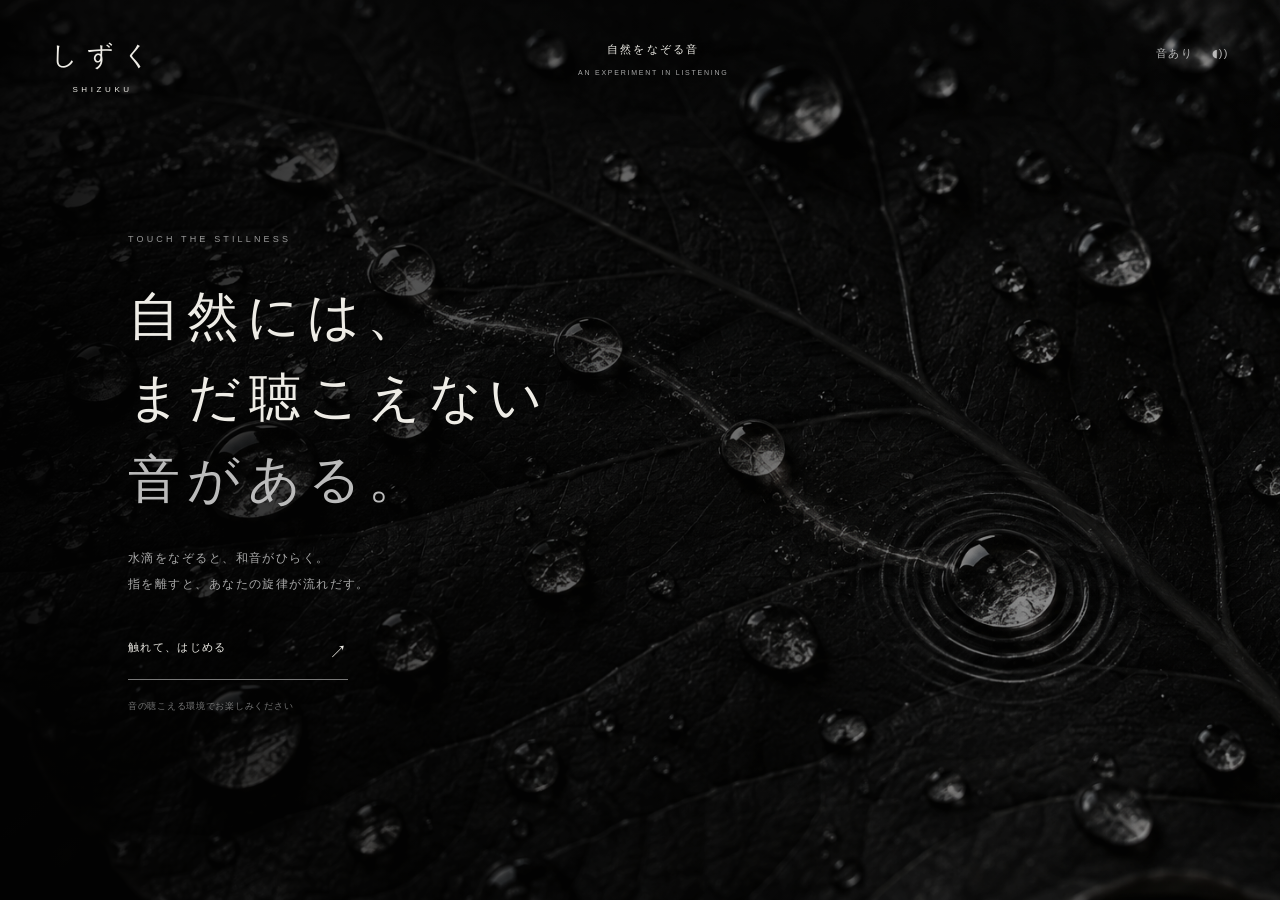
<file: SHIZUKU/index.html>
<!doctype html><html lang="ja"><head><meta charset="utf-8"><meta name="viewport" content="width=device-width,initial-scale=1"><meta name="theme-color" content="#080909"><title>しずく — 自然をなぞる音</title><link rel="stylesheet" href="style.css?v=minimal1"></head><body><div id="leaf"></div><canvas id="field" aria-label="水滴の演奏面。ドラッグでなぞるか、キーボードの矢印で点を選び、スペースで演奏、Enterで旋律を再生できます" tabindex="0"></canvas><header><a class="wordmark" href="./"><span class="wordmark-ja">しずく</span><span class="wordmark-en">SHIZUKU</span></a><div class="edition">自然をなぞる音<br><small>AN EXPERIMENT IN LISTENING</small></div><button id="sound" aria-label="音を消す" aria-pressed="false">音あり <span>◖))</span></button></header><main id="intro"><p class="eyebrow">TOUCH THE STILLNESS</p><h1>自然には、<br>まだ聴こえない<br><em>音がある。</em></h1><p class="lead">水滴をなぞると、和音がひらく。<br>指を離すと、あなたの旋律が流れだす。</p><button id="start">触れて、はじめる <span>↗</span></button><p class="note">音の聴こえる環境でお楽しみください</p></main><details id="audioHelp" hidden><summary>音が聞こえないとき</summary><button id="testSound">音を確かめる ♪</button><p>確認音を再生</p><audio id="nativeCheck" controls preload="metadata" src="assets/confirmation.wav"></audio><p id="trackLabel" hidden>あなたの旋律を再生</p><audio id="nativeTrack" controls preload="none" hidden></audio><p id="audioReport" role="status"></p></details><div id="live" role="status" aria-live="polite"></div><footer><button id="replay" hidden disabled>もう一度聴く ↺</button></footer><span id="status" class="sr-only" role="status" aria-live="polite"></span><span id="count" hidden></span><script src="music.js?v=fixed1"></script><script src="media-audio.js"></script><script src="veins.js"></script><script src="app.js?v=flow-restored1"></script></body></html>
</file>
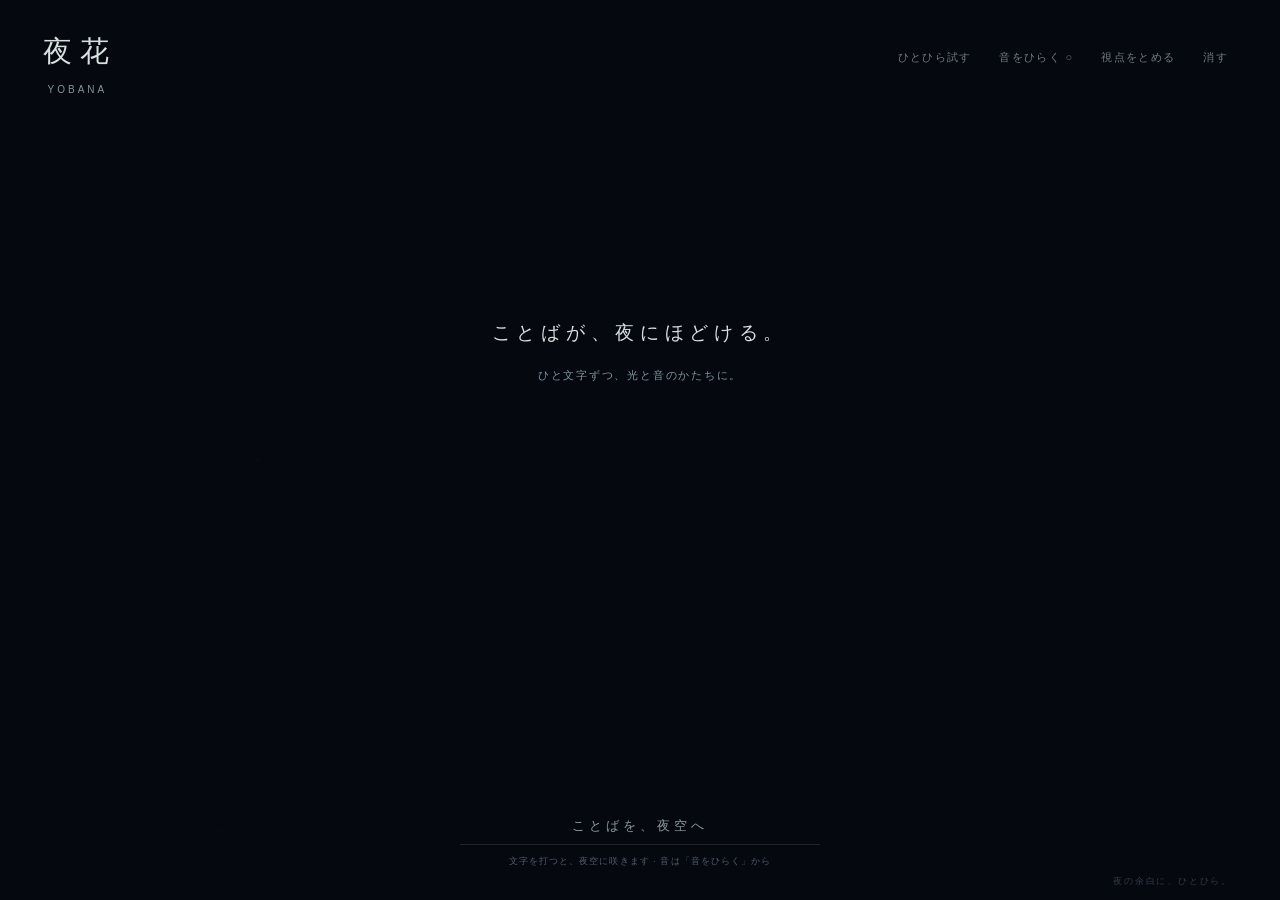
<file: YOBANA/index.html>
<!doctype html>
<html lang="ja"><meta charset="utf-8"><meta name="viewport" content="width=device-width,initial-scale=1"><meta name="theme-color" content="#05080e"><title>YOBANA — ことばの花火</title>
<style>
*{box-sizing:border-box}html,body{margin:0;height:100%;overflow:hidden;background:#05080e;color:#d8dfdf;font-family:Georgia,'Hiragino Mincho ProN','Yu Mincho',serif}canvas{position:absolute;inset:0;width:100%;height:100%}header{position:absolute;top:32px;left:36px;pointer-events:none;text-align:center}h1{font-size:29px;font-weight:400;letter-spacing:.25em;text-indent:.25em;margin:0 0 12px}header p{font:10px sans-serif;letter-spacing:.3em;text-indent:.3em;color:#849698}nav{opacity:.65;transition:opacity .3s;flex-wrap:wrap;justify-content:flex-end;max-width:70%;position:absolute;right:42px;top:40px;display:flex;gap:8px}nav:hover,nav:focus-within{opacity:1}button{color:#a8bbbc;border:0;background:transparent;font:11px sans-serif;letter-spacing:.12em;padding:10px;cursor:pointer}button:hover,button:focus-visible{color:#fff;outline:1px solid #526267}main{position:absolute;bottom:30px;width:min(360px,calc(100% - 48px));left:50%;transform:translateX(-50%);text-align:center}label{display:block;color:#a6b5b7;letter-spacing:.22em;font-size:12px;margin-bottom:5px}input{display:block;width:100%;border:0;border-bottom:1px solid #3c4c5266;color:#e3eceb;background:transparent;text-align:center;font:20px Georgia,'Yu Mincho',serif;letter-spacing:.24em;padding:9px;outline:none;border-radius:0}input:focus{border-color:#8cb3b38a}input::placeholder{color:#687c82;font-size:15px}small{display:block;margin-top:8px;font:10px sans-serif;letter-spacing:.12em;color:#7b8e96;line-height:1.9}footer{position:absolute;bottom:12px;left:48px;right:48px;display:flex;justify-content:space-between;font:9px sans-serif;letter-spacing:.2em;color:#61717b}#welcome{position:absolute;top:38%;left:50%;transform:translate(-50%,-50%);text-align:center;pointer-events:none;transition:opacity 2s;width:90%}#welcome p{font-size:19px;letter-spacing:.3em;font-weight:400}#welcome span{font-size:11px;letter-spacing:.16em;color:#81969e}.gone{opacity:0}@media(max-width:600px){header{top:25px;left:25px}nav{right:16px;top:20px;gap:4px}main{bottom:32px}footer{left:25px;right:25px}#welcome p{font-size:16px}}
.sr-only{position:absolute;width:1px;height:1px;overflow:hidden;clip-path:inset(50%);white-space:nowrap}main small{font-size:9px;opacity:.65}input{font-size:17px;border-bottom-color:#647c7c40}input::placeholder{font-size:13px;color:#8a9b9e}footer{opacity:.5}
</style>
<canvas id="sky" aria-label="入力した文字が光の花火として夜空に広がります"></canvas>
<header><h1>夜花</h1><p>YOBANA</p></header><nav aria-label="操作"><button id="demo">ひとひら試す</button><button id="sound" title="光が広がるアンビエント" aria-pressed="false">音をひらく ○</button><button id="motion" aria-pressed="true">視点をとめる</button><button id="clear" aria-label="夜空をクリア">消す</button></nav>
<div id="welcome"><p>ことばが、夜にほどける。</p><span>ひと文字ずつ、光と音のかたちに。</span></div>
<main><label class="sr-only" for="words">夜空に打ち上げることば</label><input id="words" placeholder="ことばを、夜空へ" autocomplete="off" spellcheck="false" maxlength="200"><small>文字を打つと、夜空に咲きます · 音は「音をひらく」から</small></main><footer><span></span><span id="status">夜の余白に、ひとひら。</span></footer>
<script>
'use strict';
const canvas=document.querySelector('canvas'),ctx=canvas.getContext('2d'),field=document.querySelector('input');let W,H,dpr,rockets=[],ascentTrails=[],sparks=[],letters=[],queue=[],soundOn=false,audio,master,reverb,composing=false,lastValue='',nextLaunch=0,last=0,elapsed=0;
const reduced=matchMedia('(prefers-reduced-motion: reduce)').matches;
function resize(){W=innerWidth;H=innerHeight;dpr=Math.min(devicePixelRatio||1,2);canvas.width=W*dpr;canvas.height=H*dpr;ctx.setTransform(dpr,0,0,dpr,0,0);ctx.fillStyle='#05080e';ctx.fillRect(0,0,W,H)}addEventListener('resize',resize);resize();
function hash(s){let h=0;for(const c of s)h=(h*31+c.codePointAt(0))>>>0;return h}
const activeSounds=new Map(),recordings={},ambientClouds=new Set();let soundLoading;
function initAudio(){
 if(audio)return;audio=new (window.AudioContext||window.webkitAudioContext)();master=audio.createGain();master.gain.value=.24;
 const limiter=audio.createDynamicsCompressor();limiter.threshold.value=-18;limiter.knee.value=24;limiter.ratio.value=2;limiter.attack.value=.08;limiter.release.value=1.2;master.connect(limiter);limiter.connect(audio.destination);
 // Diffuse the texture into a dark space, without a distinct repeated echo.
 reverb=audio.createConvolver();const length=Math.floor(audio.sampleRate*5.5),impulse=audio.createBuffer(2,length,audio.sampleRate);
 for(let c=0;c<2;c++){const data=impulse.getChannelData(c);let low=0;for(let i=0;i<length;i++){low+=.07*((Math.random()*2-1)-low);data[i]=low*Math.pow(1-i/length,2.8)*Math.min(1,i/(audio.sampleRate*.12))*.28}}
 reverb.buffer=impulse;const wet=audio.createGain();wet.gain.value=.55;reverb.connect(wet);wet.connect(master);
}
async function loadRecordings(){
 if(recordings['bloom-1'])return;
 if(!soundLoading)soundLoading=Promise.all(['bloom-1','bloom-2','bloom-3'].map(async name=>{
 const response=await fetch(`assets/audio/${name}.wav`);if(!response.ok)throw new Error('Audio could not be loaded');
 const buffer=await audio.decodeAudioData(await response.arrayBuffer());return [name,buffer];
 })).then(entries=>{for(const [name,buffer] of entries)recordings[name]=buffer}).catch(error=>{soundLoading=undefined;throw error});
 await soundLoading;
}
function stopSounds(){
 if(!audio)return;const now=audio.currentTime;
 for(const cloud of ambientClouds){cloud.gain.gain.cancelScheduledValues(now);cloud.gain.gain.setTargetAtTime(0,now,.12)}
 for(const [source,gain] of activeSounds){if(gain.gain.cancelAndHoldAtTime)gain.gain.cancelAndHoldAtTime(now);else gain.gain.cancelScheduledValues(now);gain.gain.setTargetAtTime(0,now,.08);try{source.stop(now+.45)}catch{}}
}
function tone(h,x,soft=false){
 if(!soundOn||!audio||!recordings['bloom-1'])return;
 const now=audio.currentTime,cloudGain=audio.createGain(),filter=audio.createBiquadFilter(),pan=audio.createStereoPanner(),cloud={gain:cloudGain};
 // Recordings become slowly overlapping, softened grains; never play the initial blast.
 filter.type='lowpass';filter.Q.value=.25;filter.frequency.setValueAtTime(1100,now);filter.frequency.linearRampToValueAtTime(1800,now+2.5);filter.frequency.exponentialRampToValueAtTime(480,now+9);
 pan.pan.setValueAtTime(Math.max(-.55,Math.min(.55,(x/W-.5)*1.1)),now);pan.pan.linearRampToValueAtTime((Math.random()-.5)*.6,now+8);
 cloudGain.gain.value=soft?.35:.62;cloudGain.connect(filter);filter.connect(pan);pan.connect(master);pan.connect(reverb);ambientClouds.add(cloud);
 if(ambientClouds.size>4){const oldest=ambientClouds.values().next().value;oldest.gain.gain.setTargetAtTime(0,now,.8);ambientClouds.delete(oldest)}
 const count=16;let remaining=count;
 for(let i=0;i<count;i++){
 const source=audio.createBufferSource(),envelope=audio.createGain();source.buffer=recordings[`bloom-${1+(h+i)%3}`];
 const rate=.22+Math.random()*.12,duration=2.4+Math.random()*1.6,start=now+i*.38+Math.random()*.12,offset=1.3+Math.random()*2.8;
 source.playbackRate.value=rate;
 const samples=source.buffer.getChannelData(0),begin=Math.floor(offset*source.buffer.sampleRate),end=Math.min(samples.length,begin+Math.ceil(duration*rate*source.buffer.sampleRate));let energy=0,peak=0,n=0;
 for(let j=begin;j<end;j+=8){energy+=samples[j]*samples[j];peak=Math.max(peak,Math.abs(samples[j]));n++}
 const textureGain=Math.min(5,.04/Math.max(.005,Math.sqrt(energy/Math.max(1,n))),.3/Math.max(.02,peak));
 const curve=new Float32Array(64),swell=Math.sin(Math.PI*(i+1)/(count+1));
 for(let j=0;j<curve.length;j++)curve[j]=Math.pow(Math.sin(Math.PI*j/(curve.length-1)),2)*(.36+swell*.38)*textureGain;
 envelope.gain.setValueAtTime(0,now);envelope.gain.setValueCurveAtTime(curve,start,duration);source.connect(envelope);envelope.connect(cloudGain);activeSounds.set(source,envelope);
 source.onended=()=>{activeSounds.delete(source);source.disconnect();envelope.disconnect();if(--remaining===0){ambientClouds.delete(cloud);cloudGain.disconnect();filter.disconnect();pan.disconnect()}};
 source.start(start,offset);source.stop(start+duration);
 }
}
function ascentSound(r){} // Ascent is silent; the sound opens with the light.
const segmenter=new Intl.Segmenter('ja',{granularity:'grapheme'});
function graphemes(text){return Array.from(segmenter.segment(text),part=>part.segment)}
function addText(text){const chars=graphemes(text).filter(c=>! /\s/.test(c));queue.push(...chars.slice(0,80));queue=queue.slice(-100);if(chars.length)document.querySelector('#welcome').classList.add('gone')}
// All positions and trails live in world space; the camera projects them anew each frame.
let moving=!reduced, yaw=0,pitch=-.48,cameraDistance=500,pointerX=0,pointerY=0,dragging=false;
let focusX=0,focusY=70,focusZ=0,shotStart=-100,shotYaw=0,shotPitch=0;
// Keep a generous, stable stage: adding a flower must not shrink the whole composition.
function cameraFrame(){const focal=Math.min(W/1000,H/780)*850;return{x:0,y:70,z:0,distance:focal/(Math.min(W,H)/480)}}
function fromCamera(x,y,z){const cp=Math.cos(pitch),sp=Math.sin(pitch),cy=Math.cos(yaw),sy=Math.sin(yaw),wy=y*cp+z*sp,wz=-y*sp+z*cp;return{x:x*cy+wz*sy,y:wy+70,z:-x*sy+wz*cy}}
let launchIndex=0;
const motionButton=document.querySelector('#motion');
function motionLabel(){motionButton.textContent=moving?'視点をとめる':'視点をうごかす';motionButton.setAttribute('aria-pressed',String(moving))}motionLabel();
motionButton.onclick=()=>{moving=!moving;motionLabel()};
canvas.style.touchAction='none';
canvas.addEventListener('pointerdown',e=>{dragging=true;canvas.setPointerCapture(e.pointerId)});
canvas.addEventListener('pointerup',()=>dragging=false);
canvas.addEventListener('pointercancel',()=>dragging=false);
addEventListener('pointermove',e=>{if(e.pointerType==='mouse'||dragging){pointerX=(e.clientX/W-.5)*2;pointerY=(e.clientY/H-.5)*2}});
canvas.addEventListener('pointerleave',()=>{if(!dragging){pointerX=0;pointerY=0}});
let stageCenterY=H*.35,stageBottom=H*.65;
function project(p){p={x:p.x-focusX,y:p.y-focusY,z:p.z-focusZ};const cy=Math.cos(yaw),sy=Math.sin(yaw),cp=Math.cos(pitch),sp=Math.sin(pitch),x=p.x*cy-p.z*sy,z=p.x*sy+p.z*cy,y=p.y*cp-z*sp,depth=p.y*sp+z*cp+cameraDistance;if(depth<120)return null;const k=Math.min(W/1000,H/780)*850/depth;return{x:W*.5+x*k,y:stageCenterY+y*k,k,depth}}
function trace(points,hue,alpha,width){if(points.length<2)return;for(let i=1;i<points.length;i++){const a=project(points[i-1]),b=project(points[i]);if(!a||!b)continue;ctx.strokeStyle=`hsla(${hue},48%,77%,${alpha*Math.pow(i/points.length,1.3)})`;ctx.lineWidth=Math.max(.25,width*b.k);ctx.beginPath();ctx.moveTo(a.x,a.y);ctx.lineTo(b.x,b.y);ctx.stroke()}}
function launchRibbon(r,opacity=1){
 const hue=[182,205,275,38][r.h%4];
 ctx.save();ctx.globalAlpha=opacity;ctx.lineCap='round';ctx.lineJoin='round';
 trace(r.trail,hue,.018,5);trace(r.trail,hue,.065,1.8);trace(r.trail,hue,.20,.55);
 const q=r.x===undefined?null:project(r);if(q){const glow=ctx.createRadialGradient(q.x,q.y,0,q.x,q.y,Math.max(3,9*q.k));glow.addColorStop(0,'rgba(218,236,245,.35)');glow.addColorStop(.2,`hsla(${hue},45%,80%,.10)`);glow.addColorStop(1,`hsla(${hue},65%,85%,0)`);ctx.fillStyle=glow;ctx.beginPath();ctx.arc(q.x,q.y,Math.max(3,9*q.k),0,Math.PI*2);ctx.fill()}
 ctx.restore();
}
const stars=Array.from({length:140},(_,i)=>({x:((i*7919)%1000-500)*3.6,y:((i*3571)%1000-500)*2.4,z:((i*2237)%1000-500)*2.2,phase:i}));
function launch(c){
 if(!rockets.length&&!letters.length){shotStart=elapsed;shotYaw=yaw;shotPitch=pitch}
 const h=hash(c),scale=Math.min(W,H)/480,slots=[.16,.84,.36,.66,.5],slot=slots[launchIndex++%slots.length],screenX=Math.max(.1,Math.min(.9,slot+(Math.random()-.5)*.08));
 const target=fromCamera((screenX-.5)*W/scale,(-.30+Math.random()*.34)*H/scale,(Math.random()-.5)*100);
 // Independent ground origins make crossing, outward and almost vertical launches.
 const origin=fromCamera((Math.random()-.5)*W*.95/scale,H*.47/scale,60+Math.random()*90);
 rockets.push({c,h,x:origin.x,y:origin.y,z:origin.z,sx:origin.x,sy:origin.y,sz:origin.z,tx:target.x,ty:target.y,tz:target.z,bend:(Math.random()-.5)*55,age:0,dur:reduced?.4:2.4+Math.random()*.15,trail:[]});
 ascentSound(rockets[rockets.length-1]);
 document.querySelector('#status').textContent='ことばのまわりを、漂う。';
}
function bloom(r){ascentTrails.push({trail:r.trail,h:r.h,age:0});const hue=[38,192,218,28,270][r.h%5]+(Math.random()-.5)*12,count=reduced?55:240+Math.floor(Math.random()*70),phase=Math.random()*Math.PI*2,lobes=2+Math.floor(Math.random()*5),bands=2+Math.floor(Math.random()*4),speed=95+Math.random()*15,irregularity=.08+Math.random()*.16;for(let i=0;i<count;i++){const u=Math.max(-1,Math.min(1,1-2*(i+.5+(Math.random()-.5)*.9)/count)),a=i*2.399963+(Math.random()-.5)*.34,v=speed*(.68+Math.random()*.30)*(1+irregularity*Math.sin(a*lobes+phase)*Math.sin(Math.acos(u)*bands+phase)),rad=Math.sqrt(1-u*u);const vx=Math.cos(a)*rad*v,vy=u*v,vz=Math.sin(a)*rad*v;sparks.push({x:r.x,y:r.y,z:r.z,vx,vy,vz,age:0,life:3.8+Math.random()*2.4,hue,seed:Math.random()*10,trail:[]})}letters.push({c:r.c,x:r.x,y:r.y,z:r.z,sx:r.sx,sz:r.sz,age:0,hue,dots:glyphCloud(r.c)});const screen=project(r);tone(r.h,screen?screen.x:W*.5);sparks=sparks.slice(-2200)}
// Letters are made of the same small points of light as the bloom.
const glyphCanvas=document.createElement('canvas');glyphCanvas.width=glyphCanvas.height=96;
const glyphContext=glyphCanvas.getContext('2d',{willReadFrequently:true}),glyphCache=new Map();
function glyphCloud(character){
 if(!glyphCache.has(character)){
 glyphContext.clearRect(0,0,96,96);glyphContext.fillStyle='#fff';glyphContext.font='64px "Yu Mincho",serif';glyphContext.textAlign='center';glyphContext.textBaseline='middle';glyphContext.fillText(character,48,50);
 const data=glyphContext.getImageData(0,0,96,96).data,points=[];
 for(let y=8;y<89;y+=2)for(let x=8;x<89;x+=2)if(data[(y*96+x)*4+3]>90)points.push({x:(x-48)*.88,y:(y-48)*.88});
 if(glyphCache.size>=128)glyphCache.delete(glyphCache.keys().next().value);glyphCache.set(character,points);
 }
 return glyphCache.get(character).map(p=>({...p,jitterX:(Math.random()-.5)*.5,jitterY:(Math.random()-.5)*.5,vx:(Math.random()-.5)*16,vy:(Math.random()-.5)*16,seed:Math.random()*6.28}));
}
function drawWordLight(l){
 const center=project(l);if(!center)return;
 const reveal=Math.min(l.age/.65,1),fade=1-Math.max(0,(l.age-3.7)/2.8),alpha=Math.max(0,reveal*fade),dissolve=Math.max(0,l.age-2.8);
 // A brief, soft pressure of light at opening, without a hard-edged circle.
 if(l.age<1.2){const radius=(35+l.age*80)*center.k,g=ctx.createRadialGradient(center.x,center.y,0,center.x,center.y,radius);g.addColorStop(0,`hsla(${l.hue},60%,85%,${(1-l.age/1.2)*.16})`);g.addColorStop(1,`hsla(${l.hue},50%,60%,0)`);ctx.fillStyle=g;ctx.fillRect(center.x-radius,center.y-radius,radius*2,radius*2)}
 for(const dot of l.dots){const dx=dot.x+dot.jitterX+dot.vx*dissolve*dissolve*.23,dy=dot.y+dot.jitterY+dot.vy*dissolve*dissolve*.23;
 const px=center.x+dx*center.k,py=center.y+dy*center.k-l.age*1.4,twinkle=.78+.22*Math.sin(l.age*2+dot.seed),size=Math.max(.45,Math.min(1.25,center.k*.6));
 ctx.fillStyle=`hsla(${l.hue},45%,74%,${alpha*.055})`;ctx.beginPath();ctx.arc(px,py,size*3.3,0,Math.PI*2);ctx.fill();
 ctx.fillStyle=`hsla(${l.hue},22%,92%,${alpha*.72*twinkle})`;ctx.fillRect(px-size*.5,py-size*.5,size,size);
 }
}
function frame(t){requestAnimationFrame(frame);if(document.hidden){last=t;return}const dt=Math.min((t-last)/1000||.016,.04);last=t;elapsed+=dt;
if(queue.length&&elapsed>nextLaunch){launch(queue.shift());nextLaunch=elapsed+.85}
stageBottom=H;stageCenterY=H*.5;
if(moving){const smooth=1-Math.exp(-dt*1.6),shotAge=Math.max(0,elapsed-shotStart),orbit=Math.min(shotAge/13,1),ease=orbit*orbit*(3-2*orbit);
 if(shotStart>=0){
 const targetYaw=shotYaw+ease*Math.PI*.85+pointerX*.045;
 const returnProgress=Math.max(0,Math.min((shotAge-15)/9,1)),returnEase=returnProgress*returnProgress*(3-2*returnProgress);
 const targetPitch=(shotPitch+ease*(.66-shotPitch))*(1-returnEase)-.48*returnEase+pointerY*.035;
 yaw+=(targetYaw-yaw)*smooth;pitch+=(targetPitch-pitch)*smooth;
 }}
const framing=cameraFrame(),follow=1-Math.exp(-dt*1.6);
focusX+=(framing.x-focusX)*follow;focusY+=(framing.y-focusY)*follow;focusZ+=(framing.z-focusZ)*follow;
// A stable full-bloom envelope prevents zoom pulses during ascent and opening.
cameraDistance+=(framing.distance-cameraDistance)*(1-Math.exp(-dt*1.6));
ctx.globalCompositeOperation='source-over';ctx.fillStyle='#05080e';ctx.fillRect(0,0,W,H);ctx.globalCompositeOperation='lighter';
for(const star of stars){const p=project(star);if(!p)continue;const alpha=(.12+.07*Math.sin(elapsed*.3+star.phase))*Math.min(1,p.k);ctx.fillStyle=`rgba(137,174,191,${alpha})`;const size=Math.max(.45,p.k*.9);ctx.fillRect(p.x,p.y,size,size)}
rockets=rockets.filter(r=>{r.age+=dt;const p=Math.min(r.age/r.dur,1),e=p*p*(3-2*p);r.x=r.sx+(r.tx-r.sx)*e+r.bend*Math.sin(p*Math.PI);r.y=r.sy+(r.ty-r.sy)*e;r.z=r.sz+(r.tz-r.sz)*e+Math.sin(p*Math.PI)*60;r.trail.push({x:r.x,y:r.y,z:r.z});if(r.trail.length>150)r.trail.shift();launchRibbon(r);if(p>=1){bloom(r);return false}return true});
ascentTrails=ascentTrails.filter(r=>{r.age+=dt;if(r.age>1.6)return false;launchRibbon(r,Math.pow(1-r.age/1.6,2));return true});
sparks=sparks.filter(s=>{s.age+=dt;if(s.age>s.life)return false;const drag=Math.exp(-dt*.4);s.vx*=drag;s.vz*=drag;s.vy=s.vy*drag+dt*4;s.x+=s.vx*dt;s.y+=s.vy*dt;s.z+=s.vz*dt;s.trail.push({x:s.x,y:s.y,z:s.z});if(s.trail.length>40)s.trail.shift();const a=Math.pow(1-Math.max(0,(s.age/s.life-.4)/.6),1.3);trace(s.trail,s.hue,a*.52,.50);const p=project(s);if(p){const size=Math.max(.5,p.k*(.7+.3*Math.sin(s.age*17+s.seed)));ctx.fillStyle=`hsla(${s.hue},55%,84%,${a*.95})`;ctx.fillRect(p.x,p.y,size,size)}return true});
letters=letters.filter(l=>{l.age+=dt;if(l.age>6.5)return false;drawWordLight(l);return true});}

requestAnimationFrame(frame);
let compositionTimer;
field.addEventListener('compositionstart',()=>{clearTimeout(compositionTimer);composing=true});
field.addEventListener('compositionend',()=>{
 // Read after the browser's final input event, once the committed value is settled.
 composing=false;clearTimeout(compositionTimer);compositionTimer=setTimeout(()=>{compositionTimer=undefined;consume()},0);
});
field.addEventListener('input',e=>{if(!composing&&!e.isComposing&&compositionTimer===undefined)consume()});
function consume(){
 const current=field.value,before=graphemes(lastValue),after=graphemes(current);let i=0;
 while(i<after.length&&i<before.length&&after[i]===before[i])i++;
 let end=after.length,oldEnd=before.length;
 while(end>i&&oldEnd>i&&after[end-1]===before[oldEnd-1]){end--;oldEnd--}
 addText(after.slice(i,end).join(''));lastValue=current;
}
field.addEventListener('keydown',e=>{if(e.key==='Enter'&&!e.isComposing&&!composing){field.value='';lastValue=''}});
document.querySelector('#sound').onclick=async()=>{
 const button=document.querySelector('#sound');button.disabled=true;
 try{initAudio();await audio.resume();if(!soundOn){button.textContent='音を準備しています';await loadRecordings()}soundOn=!soundOn;master.gain.setTargetAtTime(soundOn?.24:0,audio.currentTime,.1);if(!soundOn)stopSounds();button.textContent=soundOn?'音をとじる ◉':'音をひらく ○';button.setAttribute('aria-pressed',String(soundOn))}
 catch{button.textContent='音を再読み込み';soundOn=false;button.setAttribute('aria-pressed','false')}finally{button.disabled=false}
};
document.querySelector('#demo').onclick=()=>addText('余白に咲く');document.querySelector('#clear').onclick=()=>{stopSounds();clearTimeout(compositionTimer);compositionTimer=undefined;rockets=[];ascentTrails=[];sparks=[];letters=[];queue=[];launchIndex=0;shotStart=-100;field.value='';lastValue='';ctx.clearRect(0,0,W,H);document.querySelector('#welcome').classList.remove('gone');document.querySelector('#status').textContent='夜の余白に、ひとひら。'};

</script></html>
</file>
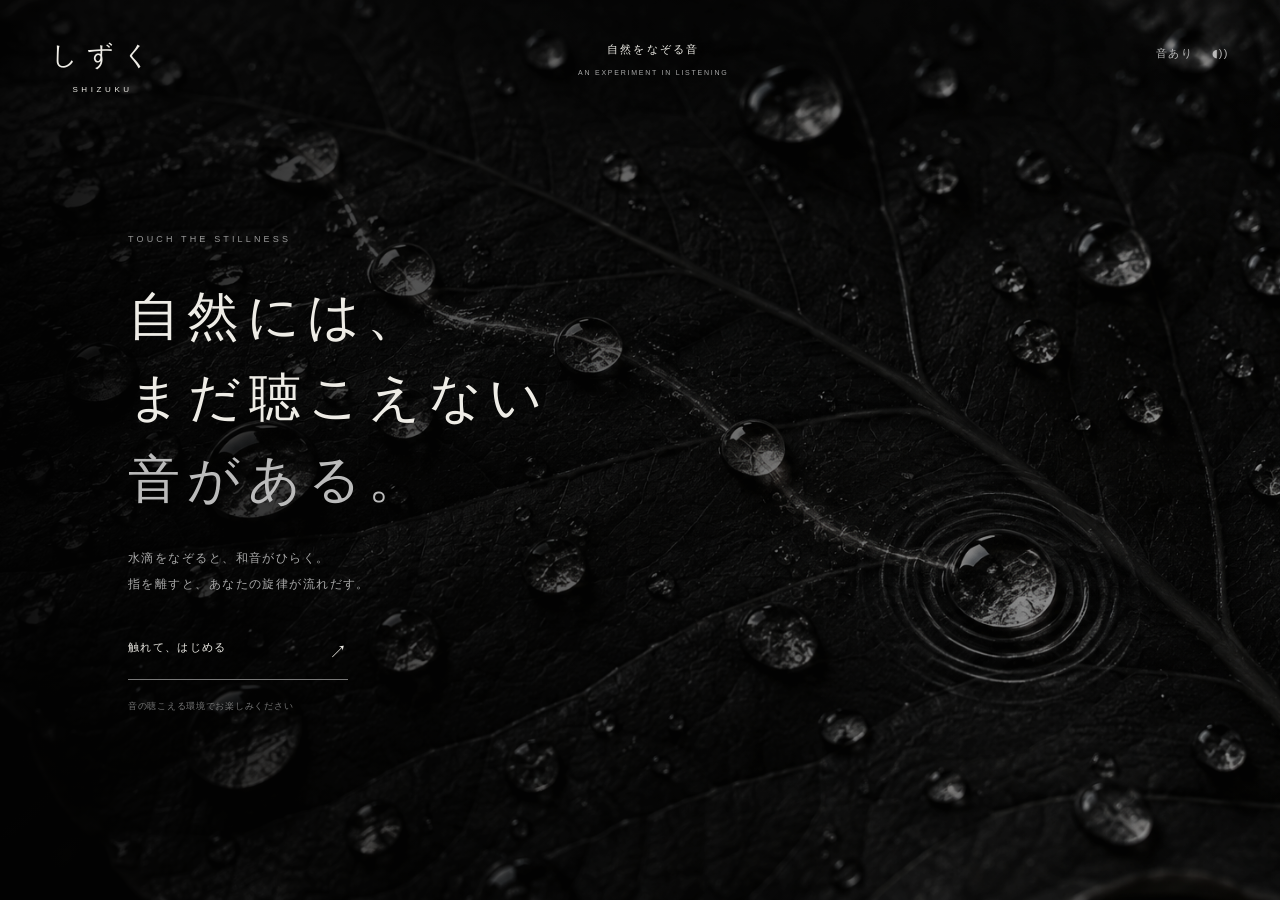
<file: SHIZUKU/ambient.html>
<!doctype html><html lang="ja"><head><meta charset="utf-8"><meta name="viewport" content="width=device-width,initial-scale=1"><meta name="theme-color" content="#080909"><title>しずく — 水の余韻（音の試作）</title><link rel="stylesheet" href="style.css?v=minimal1"></head><body><div id="leaf"></div><canvas id="field" aria-label="水滴の演奏面。ドラッグでなぞるか、キーボードの矢印で点を選び、スペースで演奏、Enterで旋律を再生できます" tabindex="0"></canvas><header><a class="wordmark" href="./"><span class="wordmark-ja">しずく</span><span class="wordmark-en">SHIZUKU</span></a><div class="edition">自然をなぞる音<br><small>AN EXPERIMENT IN LISTENING</small></div><button id="sound" aria-label="音を消す" aria-pressed="false">音あり <span>◖))</span></button></header><main id="intro"><p class="eyebrow">TOUCH THE STILLNESS</p><h1>自然には、<br>まだ聴こえない<br><em>音がある。</em></h1><p class="lead">水滴をなぞると、和音がひらく。<br>指を離すと、あなたの旋律が流れだす。</p><button id="start">触れて、はじめる <span>↗</span></button><p class="note">音の聴こえる環境でお楽しみください</p></main><details id="audioHelp" hidden><summary>音が聞こえないとき</summary><button id="testSound">音を確かめる ♪</button><p>確認音を再生</p><audio id="nativeCheck" controls preload="metadata" src="assets/water/confirmation-deep.wav"></audio><p id="trackLabel" hidden>あなたの旋律を再生</p><audio id="nativeTrack" controls preload="none" hidden></audio><p id="audioReport" role="status"></p></details><div id="live" role="status" aria-live="polite"></div><footer><button id="replay" hidden disabled>もう一度聴く ↺</button></footer><span id="status" class="sr-only" role="status" aria-live="polite"></span><span id="count" hidden></span><script src="ambient-music.js?v=deep2"></script><script src="ambient-audio.js?v=deep2"></script><script src="veins.js"></script><script src="ambient-app.js?v=deep2"></script></body></html>
</file>
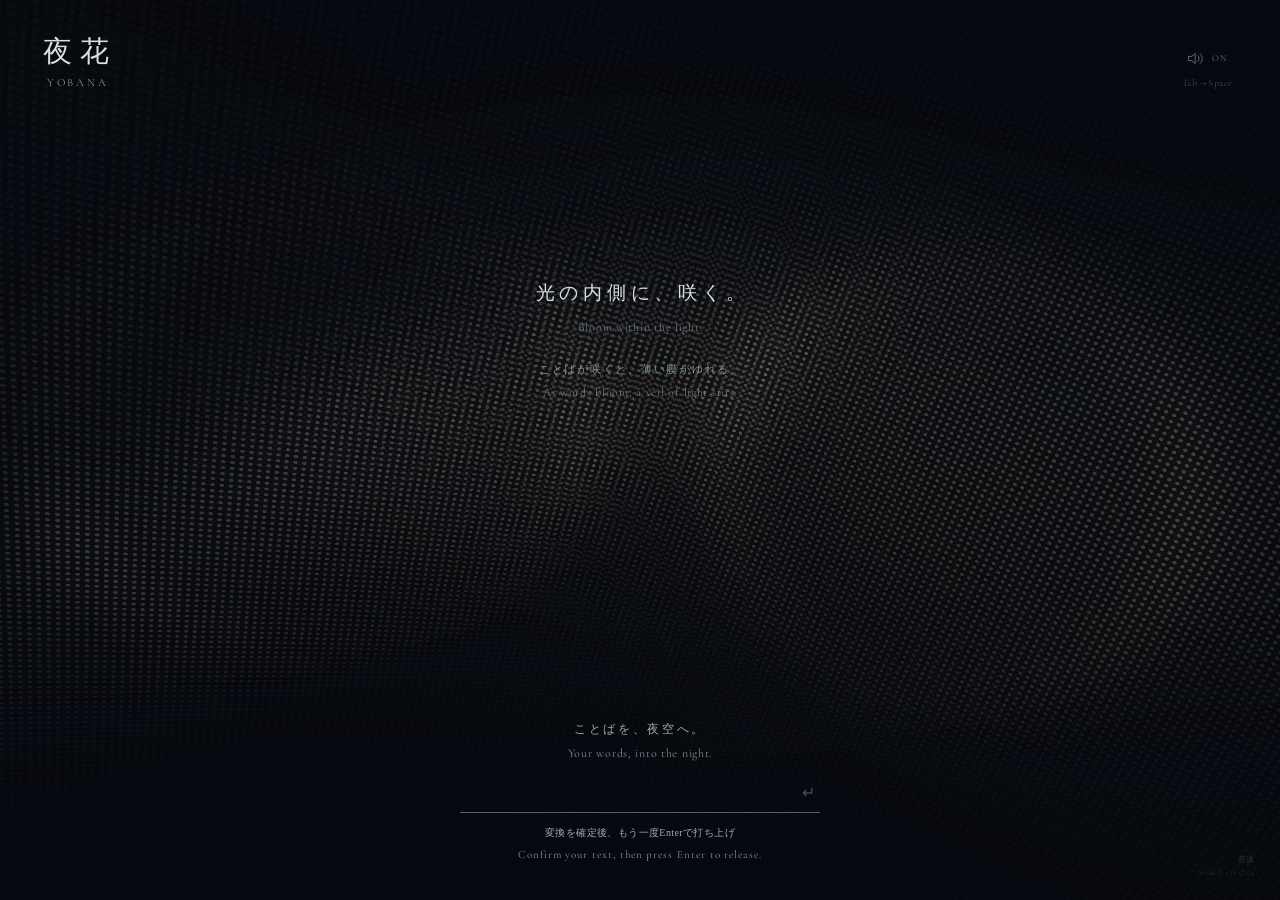
<file: YOBANA/film-fireworks.html>
<!doctype html>
<html lang="ja"><meta charset="utf-8"><meta name="viewport" content="width=device-width,initial-scale=1"><meta name="theme-color" content="#05080e"><title>夜花 — 膜のなかの花火</title>
<style>
@font-face{font-family:'Cormorant Garamond';font-style:normal;font-weight:400;font-display:swap;src:url('assets/fonts/CormorantGaramond-Regular.ttf') format('truetype')}
*{box-sizing:border-box}html,body{margin:0;height:100%;overflow:hidden;background:#05080e;color:#d8dfdf;font-family:Georgia,'Hiragino Mincho ProN','Yu Mincho',serif}canvas{position:absolute;inset:0;width:100%;height:100%}header{position:absolute;top:32px;left:36px;pointer-events:none;text-align:center}h1{font-size:29px;font-weight:400;letter-spacing:.25em;text-indent:.25em;margin:0 0 12px}header p{font:10px sans-serif;letter-spacing:.3em;text-indent:.3em;color:#849698}nav{opacity:.65;transition:opacity .3s;flex-wrap:wrap;justify-content:flex-end;max-width:70%;position:absolute;right:42px;top:40px;display:flex;gap:8px}nav:hover,nav:focus-within{opacity:1}button{color:#a8bbbc;border:0;background:transparent;font:11px sans-serif;letter-spacing:.12em;padding:10px;cursor:pointer}button:hover,button:focus-visible{color:#fff;outline:1px solid #526267}main{position:absolute;bottom:30px;width:min(360px,calc(100% - 48px));left:50%;transform:translateX(-50%);text-align:center}label{display:block;color:#a6b5b7;letter-spacing:.22em;font-size:12px;margin-bottom:5px}input{display:block;width:100%;border:0;border-bottom:1px solid #3c4c5266;color:#e3eceb;background:transparent;text-align:center;font:20px Georgia,'Yu Mincho',serif;letter-spacing:.24em;padding:9px;outline:none;border-radius:0}input:focus{border-color:#8cb3b38a}input::placeholder{color:#687c82;font-size:15px}small{display:block;margin-top:8px;font:10px sans-serif;letter-spacing:.12em;color:#7b8e96;line-height:1.9}footer{position:absolute;bottom:12px;left:48px;right:48px;display:flex;justify-content:space-between;font:9px sans-serif;letter-spacing:.2em;color:#61717b}#welcome{position:absolute;top:38%;left:50%;transform:translate(-50%,-50%);text-align:center;pointer-events:none;transition:opacity 2s;width:90%}#welcome p{font-size:19px;letter-spacing:.3em;font-weight:400}#welcome span{font-size:11px;letter-spacing:.16em;color:#81969e}.gone{opacity:0}@media(max-width:600px){header{top:25px;left:25px}nav{right:16px;top:20px;gap:4px}main{bottom:32px}footer{left:25px;right:25px}#welcome p{font-size:16px}}
.sr-only{position:absolute;width:1px;height:1px;overflow:hidden;clip-path:inset(50%);white-space:nowrap}main small{font-size:9px;opacity:.65}input{font-size:17px;border-bottom-color:#647c7c40}input::placeholder{font-size:13px;color:#8a9b9e}footer{opacity:.5}

.en{display:block;font:9px/1.8 sans-serif;letter-spacing:.08em;opacity:.65;margin-top:4px}nav{max-width:none}#sound{display:flex;align-items:center;gap:9px;font-size:9px}#sound svg{width:17px;height:17px;fill:none;stroke:currentColor;stroke-width:1.2;stroke-linecap:round;stroke-linejoin:round}main{bottom:35px}main label{font-size:12px;margin-bottom:9px;color:#9badae}main label .en{font-size:9px}.word-line{position:relative}input{padding:9px 26px}.return-key{position:absolute;right:5px;top:9px;color:#84999c;font:16px sans-serif;opacity:.5;pointer-events:none}main small{opacity:.45;font-size:9px;margin-top:10px;letter-spacing:.04em}main small .en{font-size:8px;margin-top:0}#welcome .en{font-size:9px;letter-spacing:.08em}#welcome p .en{margin-top:10px}footer{left:auto;right:25px;bottom:18px;text-align:right;opacity:.4}footer a{color:inherit;text-decoration:none;font-size:8px;letter-spacing:.08em}footer .en{font-size:7px;margin:0}header p{margin-bottom:0}@media(max-width:600px){main{bottom:35px}footer{right:14px;bottom:9px}}

/* Quiet editorial typography for the English companion text. */
.en{font-family:'Baskerville','Iowan Old Style','Palatino Linotype','Book Antiqua',Georgia,serif;font-weight:400;font-style:italic;letter-spacing:.055em;line-height:1.85}
header p{font-family:'Baskerville','Iowan Old Style','Palatino Linotype',Georgia,serif;font-size:10px;letter-spacing:.32em}
#sound{font-family:'Baskerville','Iowan Old Style','Palatino Linotype',Georgia,serif;letter-spacing:.14em}

.en{font-size:11px;opacity:.82}
#welcome{display:flex;flex-direction:column;align-items:center}
#welcome p,#welcome>span{display:block;width:100%;text-align:center}
#welcome p{margin:0 0 24px;text-indent:.3em}
#welcome>span{font-size:11px;letter-spacing:.16em;text-indent:.16em}
#welcome .en{font-size:11px;text-indent:0;letter-spacing:.055em}
main label .en{font-size:11px}
main small{opacity:1;color:#a0afb4;font-size:10px}
main small .en{font-size:10px;color:#a0afb4;opacity:.85;margin-top:3px}
footer .en{font-size:9px}

:root{--font-ja:'Hiragino Mincho ProN','Yu Mincho','YuMincho',serif;--font-en:'Cormorant Garamond','Baskerville',Georgia,serif}
html,body,input,label,small,footer,#welcome p,#welcome>span{font-family:var(--font-ja);font-weight:300;font-style:normal}
h1{font-family:var(--font-ja);font-weight:300;margin-bottom:4px}
header p{margin-top:0}
.en,#welcome .en,main label .en,main small .en,footer .en,header p,#sound{font-family:var(--font-en);font-weight:400;font-style:normal;letter-spacing:.085em}
#welcome p{letter-spacing:.25em;text-indent:.25em}

.en,#welcome .en,main label .en{font-size:12px;letter-spacing:.06em}
main small .en{font-size:11px}
header p{font-size:11px;letter-spacing:.25em}

nav{flex-direction:column;align-items:center;gap:0}
.sound-keys{font:10px var(--font-en);letter-spacing:.04em;color:#829397;opacity:.75;pointer-events:none}
</style>
<canvas id="sky" aria-label="入力した文字が光の花火として夜空に広がります"></canvas>
<canvas id="veil" aria-hidden="true" style="pointer-events:none;filter:blur(.45px)"></canvas>
<header><h1>夜花</h1><p>YOBANA</p></header>
<nav aria-label="音 / Sound"><button id="sound" title="音の切り替え / Toggle sound" aria-label="音 / Sound" aria-pressed="true"><svg aria-hidden="true" viewBox="0 0 24 24"><path d="M4 9h4l5-4v14l-5-4H4zM17 8c2 2 2 6 0 8M20 5c4 4 4 10 0 14"/></svg><span id="sound-state">ON</span></button><span class="sound-keys">Tab → Space</span></nav>
<div id="welcome"><p>光の内側に、咲く。<span class="en">Bloom within the light.</span></p><span>ことばが咲くと、薄い膜がゆれる。<span class="en">As words bloom, a veil of light stirs.</span></span></div>
<main><label for="words">ことばを、夜空へ。<span class="en">Your words, into the night.</span></label><div class="word-line"><input id="words" aria-label="夜空に打ち上げることば / Words for the night sky" autocomplete="off" spellcheck="false" maxlength="200" autofocus><span class="return-key" aria-hidden="true">↵</span></div><small>変換を確定後、もう一度Enterで打ち上げ<span class="en">Confirm your text, then press Enter to release.</span></small></main>
<footer><a href="piano-credits.html" target="_blank" rel="noopener">音源<span class="en">Sound credits</span></a></footer>
<script>
'use strict';
const canvas=document.querySelector('canvas'),ctx=canvas.getContext('2d'),field=document.querySelector('input');let W,H,dpr,rockets=[],ascentTrails=[],sparks=[],letters=[],queue=[],soundOn=true,audio,master,reverb,composing=false,lastValue='',nextLaunch=0,last=0,elapsed=0;
addEventListener('load',()=>field.focus({preventScroll:true}),{once:true});
const reduced=matchMedia('(prefers-reduced-motion: reduce)').matches;
function resize(){W=innerWidth;H=innerHeight;dpr=Math.min(devicePixelRatio||1,2);canvas.width=W*dpr;canvas.height=H*dpr;ctx.setTransform(dpr,0,0,dpr,0,0);ctx.fillStyle='#05080e';ctx.fillRect(0,0,W,H)}addEventListener('resize',resize);resize();
function hash(s){let h=0;for(const c of s)h=(h*31+c.codePointAt(0))>>>0;return h}
const activeSounds=new Map(),recordings={};let soundLoading;
let finalePending=false,finaleQuietSince=-1,closingPhrase=[];const finaleVoices=new Set();
const pianoSamples=[{name:'A3',midi:57},{name:'C4',midi:60},{name:'C5',midi:72}];
function initAudio(){
 if(audio)return;audio=new (window.AudioContext||window.webkitAudioContext)();master=audio.createGain();master.gain.value=.24;
 const limiter=audio.createDynamicsCompressor();limiter.threshold.value=-18;limiter.knee.value=24;limiter.ratio.value=2;limiter.attack.value=.05;limiter.release.value=.8;master.connect(limiter);limiter.connect(audio.destination);
 reverb=audio.createConvolver();const length=Math.floor(audio.sampleRate*6.2),impulse=audio.createBuffer(2,length,audio.sampleRate);
 for(let c=0;c<2;c++){const data=impulse.getChannelData(c);let low=0;for(let i=0;i<length;i++){low+=.05*((Math.random()*2-1)-low);data[i]=low*Math.pow(1-i/length,2.3)*Math.min(1,i/(audio.sampleRate*.06))*.30}}
 reverb.buffer=impulse;const dark=audio.createBiquadFilter(),wet=audio.createGain();dark.type='lowpass';dark.frequency.value=1800;dark.Q.value=.3;wet.gain.value=.44;reverb.connect(dark);dark.connect(wet);wet.connect(master);
}
async function loadRecordings(){
 if(recordings.C4)return;
 if(!soundLoading)soundLoading=Promise.all(pianoSamples.map(async sample=>{
 const response=await fetch(`assets/audio/piano/${sample.name}.mp3`);if(!response.ok)throw new Error('Piano could not be loaded');
 return [sample.name,await audio.decodeAudioData(await response.arrayBuffer())];
 })).then(entries=>{for(const [name,buffer] of entries)recordings[name]=buffer}).catch(error=>{soundLoading=undefined;throw error});
 await soundLoading;
}
function stopSounds(){finalePending=false;cancelFinale();if(!audio)return;const now=audio.currentTime;for(const [source,gain] of activeSounds){if(gain.gain.cancelAndHoldAtTime)gain.gain.cancelAndHoldAtTime(now);else gain.gain.cancelScheduledValues(now);gain.gain.setTargetAtTime(0,now,.08);try{source.stop(now+.4)}catch{}}}
function pianoNote(midi,x,level=.70,delay=0,ending=false){
 if(!soundOn||!audio||!recordings.C4)return;
 const sample=pianoSamples.reduce((best,item)=>Math.abs(item.midi-midi)<Math.abs(best.midi-midi)?item:best),rate=2**((midi-sample.midi)/12);
 const now=audio.currentTime+delay,source=audio.createBufferSource(),gain=audio.createGain(),warm=audio.createBiquadFilter(),pan=audio.createStereoPanner(),send=audio.createGain();source.buffer=recordings[sample.name];source.playbackRate.value=rate;
 const offset=.006,duration=Math.min(9,(source.buffer.duration-offset)/rate);
 warm.type='lowpass';warm.Q.value=.3;warm.frequency.setValueAtTime(3300,now);warm.frequency.exponentialRampToValueAtTime(1600,now+duration);
 // Soften the hammer edge while retaining the recorded piano attack.
 gain.gain.setValueAtTime(0,now);gain.gain.linearRampToValueAtTime(level*.92,now+.027);gain.gain.exponentialRampToValueAtTime(level*.65,now+.40);gain.gain.exponentialRampToValueAtTime(.0001,now+duration);
 pan.pan.value=Math.max(-.5,Math.min(.5,(x/W-.5)));send.gain.value=.76;
 source.connect(warm);warm.connect(gain);gain.connect(pan);pan.connect(master);pan.connect(send);send.connect(reverb);activeSounds.set(source,gain);if(ending)finaleVoices.add(source);
 source.onended=()=>{activeSounds.delete(source);finaleVoices.delete(source);source.disconnect();warm.disconnect();gain.disconnect();pan.disconnect();send.disconnect()};source.start(now,offset);source.stop(now+duration);
}
// Open three-note voicings share a gentle C major / A minor colour.
// The upper voice carries the phrase; quieter lower voices provide depth.
function pianoChord(top,x,level,delay=0,ending=false){
 const supports={55:[48,64],60:[52,67],62:[53,69],64:[48,55],67:[48,64],69:[53,60],71:[55,62],74:[55,64],76:[57,67]};
 const lower=supports[top]||[48,55];
 pianoNote(lower[0],x-W*.025,level*.31,delay,ending);
 pianoNote(lower[1],x+W*.025,level*.25,delay,ending);
 pianoNote(top,x,level*.68,delay,ending);
}
function tone(h,x,soft=false){const palette=[55,60,62,64,67,69];pianoChord(palette[h%palette.length],x,soft?.26:.60)}
function cancelFinale(){
 if(audio){const now=audio.currentTime;for(const source of finaleVoices){const gain=activeSounds.get(source);if(gain){if(gain.gain.cancelAndHoldAtTime)gain.gain.cancelAndHoldAtTime(now);else gain.gain.cancelScheduledValues(now);gain.gain.setTargetAtTime(0,now,.08)}try{source.stop(now+.35)}catch{}}}
 finaleVoices.clear();finaleQuietSince=-1;
}
// Composed miniature phrases: random selection, never random individual notes.
const closingMelodies=[
 {notes:[64,67,74,71],delays:[0,.34,.91,1.64]},
 {notes:[69,76,74,67],delays:[0,.48,.86,1.72]},
 {notes:[67,74,76,69],delays:[0,.37,.96,1.78]},
 {notes:[71,74,69,76],delays:[0,.43,1.02,1.75]},
 {notes:[64,71,69,74],delays:[0,.36,.94,1.68]},
 {notes:[74,71,67,69],delays:[0,.46,.98,1.80]}
];
let lastClosingMelody=-1;
function buildClosingMelody(){
 // Choose another phrase each time, leaving its last interval open in the reverb.
 const count=closingMelodies.length;
 let index=Math.floor(Math.random()*(lastClosingMelody<0?count:count-1));
 if(lastClosingMelody>=0&&index>=lastClosingMelody)index++;
 lastClosingMelody=index;
 const phrase=closingMelodies[index];
 return {notes:phrase.notes.slice(),delays:phrase.delays.slice()};
}
function finishPhrase(){
 field.focus({preventScroll:true});
 const melody=buildClosingMelody();
 melody.notes.forEach((note,i)=>pianoChord(note,W/2,[.32,.28,.30,.24][i],melody.delays[i],true));
}
function updateFinale(){
 if(!finalePending)return;
 // Let the closing chords enter while the last sparks are still fading.
 if(queue.length||rockets.length){finaleQuietSince=-1;return}
 if(finaleQuietSince<0)finaleQuietSince=elapsed;
 if(elapsed-finaleQuietSince>=3.2){finalePending=false;finishPhrase()}
}
function ascentSound(r){} // Leave the ascent quiet; the piano opens with the flower.
const segmenter=new Intl.Segmenter('ja',{granularity:'grapheme'});
function graphemes(text){return Array.from(segmenter.segment(text),part=>part.segment)}
function addText(text){const chars=graphemes(text).filter(c=>! /\s/.test(c));queue.push(...chars.slice(0,80));queue=queue.slice(-100);if(chars.length){cancelFinale();closingPhrase=chars.slice(0,80);finalePending=true;document.querySelector('#welcome').classList.add('gone')}}
// All positions and trails live in world space; the camera projects them anew each frame.
let moving=!reduced, yaw=0,pitch=-.48,cameraDistance=500,pointerX=0,pointerY=0,dragging=false;
let focusX=0,focusY=70,focusZ=0,shotStart=-100,shotYaw=0,shotPitch=0;
// Keep a generous, stable stage: adding a flower must not shrink the whole composition.
function cameraFrame(){const focal=Math.min(W/1000,H/780)*850;return{x:0,y:70,z:0,distance:focal/(Math.min(W,H)/480)}}
function fromCamera(x,y,z){const cp=Math.cos(pitch),sp=Math.sin(pitch),cy=Math.cos(yaw),sy=Math.sin(yaw),wy=y*cp+z*sp,wz=-y*sp+z*cp;return{x:x*cy+wz*sy,y:wy+70,z:-x*sy+wz*cy}}
let launchIndex=0;
let stageCenterY=H*.35,stageBottom=H*.65;
const view={cy:1,sy:0,cp:1,sp:0,focal:850};
function updateView(){view.cy=Math.cos(yaw);view.sy=Math.sin(yaw);view.cp=Math.cos(pitch);view.sp=Math.sin(pitch);view.focal=Math.min(W/1000,H/780)*850}
function project(p,refraction=0){
 const dx=p.x-focusX,dy=p.y-focusY,dz=p.z-focusZ,x=dx*view.cy-dz*view.sy,z=dx*view.sy+dz*view.cy,y=dy*view.cp-z*view.sp,depth=dy*view.sp+z*view.cp+cameraDistance;
 if(depth<120)return null;const k=view.focal/depth,px=W*.5+x*k,py=stageCenterY+y*k;
 return{x:refraction?px+Math.sin(py/H*5+elapsed*.18)*2*refraction:px,y:refraction?py+Math.sin(px/W*5-elapsed*.14)*1.4*refraction:py,k,depth};
}
function trace(points,hue,alpha,width,refraction=0){
 if(points.length<2||alpha<.008)return;
 const projected=[];for(let i=0;i<points.length;i+=2)projected.push(project(points[i],refraction));if((points.length-1)%2)projected.push(project(points[points.length-1],refraction));
 const count=projected.length-1;
 for(let band=0;band<4;band++){
 const start=Math.floor(count*band/4),end=Math.floor(count*(band+1)/4);if(start===end)continue;
 const tip=projected[end];ctx.strokeStyle=`hsla(${hue},48%,77%,${alpha*Math.pow((band+.7)/4,1.3)})`;ctx.lineWidth=Math.max(.25,width*(tip?tip.k:1));ctx.beginPath();let connected=false;
 for(let i=start;i<=end;i++){const point=projected[i];if(!point){connected=false;continue}if(connected)ctx.lineTo(point.x,point.y);else ctx.moveTo(point.x,point.y);connected=true}ctx.stroke();
 }
}
function launchRibbon(r,opacity=1){
 const hue=[182,205,275,38][r.h%4];
 ctx.save();ctx.globalAlpha=opacity;ctx.lineCap='round';ctx.lineJoin='round';
 trace(r.trail,hue,.018,5);trace(r.trail,hue,.065,1.8);trace(r.trail,hue,.20,.55);
 const q=r.x===undefined?null:project(r);if(q){const glow=ctx.createRadialGradient(q.x,q.y,0,q.x,q.y,Math.max(3,9*q.k));glow.addColorStop(0,'rgba(218,236,245,.35)');glow.addColorStop(.2,`hsla(${hue},45%,80%,.10)`);glow.addColorStop(1,`hsla(${hue},65%,85%,0)`);ctx.fillStyle=glow;ctx.beginPath();ctx.arc(q.x,q.y,Math.max(3,9*q.k),0,Math.PI*2);ctx.fill()}
 ctx.restore();
}
const stars=Array.from({length:140},(_,i)=>({x:((i*7919)%1000-500)*3.6,y:((i*3571)%1000-500)*2.4,z:((i*2237)%1000-500)*2.2,phase:i}));
function launch(c){
 if(!rockets.length&&!letters.length){shotStart=elapsed;shotYaw=yaw;shotPitch=pitch}
 const h=hash(c),scale=Math.min(W,H)/480,slots=[.16,.84,.36,.66,.5],slot=slots[launchIndex++%slots.length],screenX=Math.max(.1,Math.min(.9,slot+(Math.random()-.5)*.08));
 // Reserve room for letters already visible and for flowers still ascending.
 const occupied=[...letters.filter(l=>l.age<4.8),...rockets.map(r=>({x:r.tx,y:r.ty,z:r.tz}))].map(p=>project(p)).filter(Boolean);
 let target,best=-Infinity;
 for(let attempt=0;attempt<18;attempt++){
  const x=attempt===0?screenX:.13+Math.random()*.74;
  const candidate=fromCamera((x-.5)*W/scale,(-.30+Math.random()*.34)*H/scale,(Math.random()-.5)*100),screen=project(candidate);
  if(!screen)continue;
  const separation=occupied.length?Math.min(...occupied.map(p=>Math.hypot((screen.x-p.x)/W,(screen.y-p.y)/H))):1;
  const inside=screen.x>W*.09&&screen.x<W*.91&&screen.y>H*.08&&screen.y<H*.65;
  const score=separation-(inside?0:1);
  if(score>best){best=score;target=candidate}
 }
 target=target||fromCamera(0,-H*.12/scale,0);
 // Independent ground origins make crossing, outward and almost vertical launches.
 const origin=fromCamera((Math.random()-.5)*W*.95/scale,H*.47/scale,60+Math.random()*90);
 rockets.push({c,h,x:origin.x,y:origin.y,z:origin.z,sx:origin.x,sy:origin.y,sz:origin.z,tx:target.x,ty:target.y,tz:target.z,bend:(Math.random()-.5)*55,age:0,dur:reduced?.4:2.475,trail:[]});
 ascentSound(rockets[rockets.length-1]);

}
function bloom(r){ascentTrails.push({trail:r.trail,h:r.h,age:0});const hue=[38,192,218,28,270][r.h%5]+(Math.random()-.5)*12,count=reduced?55:240+Math.floor(Math.random()*70),phase=Math.random()*Math.PI*2,lobes=2+Math.floor(Math.random()*5),bands=2+Math.floor(Math.random()*4),speed=95+Math.random()*15,irregularity=.08+Math.random()*.16;membraneEvents.push({x:r.x,y:r.y,z:r.z,hue,at:elapsed,seed:Math.random()*Math.PI*2});membraneEvents=membraneEvents.slice(-8);for(let i=0;i<count;i++){const u=Math.max(-1,Math.min(1,1-2*(i+.5+(Math.random()-.5)*.9)/count)),a=i*2.399963+(Math.random()-.5)*.34,v=speed*(.68+Math.random()*.30)*(1+irregularity*Math.sin(a*lobes+phase)*Math.sin(Math.acos(u)*bands+phase)),rad=Math.sqrt(1-u*u);const vx=Math.cos(a)*rad*v,vy=u*v,vz=Math.sin(a)*rad*v;sparks.push({x:r.x,y:r.y,z:r.z,vx,vy,vz,age:0,life:3.8+Math.random()*2.4,hue,seed:Math.random()*10,trail:[]})}letters.push({c:r.c,x:r.x,y:r.y,z:r.z,sx:r.sx,sz:r.sz,age:0,hue,dots:glyphCloud(r.c)});const screen=project(r);tone(r.h,screen?screen.x:W*.5);sparks=sparks.slice(-2200)}
// Letters are made of the same small points of light as the bloom.
const glyphCanvas=document.createElement('canvas');glyphCanvas.width=glyphCanvas.height=96;
const glyphContext=glyphCanvas.getContext('2d',{willReadFrequently:true}),glyphCache=new Map();
function glyphCloud(character){
 if(!glyphCache.has(character)){
 glyphContext.clearRect(0,0,96,96);glyphContext.fillStyle='#fff';glyphContext.font='64px "Yu Mincho",serif';glyphContext.textAlign='center';glyphContext.textBaseline='middle';glyphContext.fillText(character,48,50);
 const data=glyphContext.getImageData(0,0,96,96).data,points=[];
 for(let y=8;y<89;y+=2)for(let x=8;x<89;x+=2)if(data[(y*96+x)*4+3]>90)points.push({x:(x-48)*.88,y:(y-48)*.88});
 if(glyphCache.size>=128)glyphCache.delete(glyphCache.keys().next().value);glyphCache.set(character,points);
 }
 return glyphCache.get(character).map(p=>({...p,jitterX:(Math.random()-.5)*.5,jitterY:(Math.random()-.5)*.5,vx:(Math.random()-.5)*16,vy:(Math.random()-.5)*16,seed:Math.random()*6.28}));
}
function drawWordLight(l){
 const center=project(l);if(!center)return;
 const reveal=Math.min(l.age/.65,1),fade=1-Math.max(0,(l.age-3.7)/2.8),alpha=Math.max(0,reveal*fade),dissolve=Math.max(0,l.age-2.8);
 // A brief, soft pressure of light at opening, without a hard-edged circle.
 if(l.age<1.2){const radius=(35+l.age*80)*center.k,g=ctx.createRadialGradient(center.x,center.y,0,center.x,center.y,radius);g.addColorStop(0,`hsla(${l.hue},60%,85%,${(1-l.age/1.2)*.16})`);g.addColorStop(1,`hsla(${l.hue},50%,60%,0)`);ctx.fillStyle=g;ctx.fillRect(center.x-radius,center.y-radius,radius*2,radius*2)}
 for(const dot of l.dots){const dx=dot.x+dot.jitterX+dot.vx*dissolve*dissolve*.23,dy=dot.y+dot.jitterY+dot.vy*dissolve*dissolve*.23;
 const px=center.x+dx*center.k,py=center.y+dy*center.k-l.age*1.4,twinkle=.78+.22*Math.sin(l.age*2+dot.seed),size=Math.max(.45,Math.min(1.25,center.k*.6));
 ctx.fillStyle=`hsla(${l.hue},45%,74%,${alpha*.055})`;ctx.beginPath();ctx.arc(px,py,size*3.3,0,Math.PI*2);ctx.fill();
 ctx.fillStyle=`hsla(${l.hue},22%,92%,${alpha*.72*twinkle})`;ctx.fillRect(px-size*.5,py-size*.5,size,size);
 }
}


let membraneEvents=[];
function membraneContact(x,y,z){let contact=0;for(const e of membraneEvents){const age=elapsed-e.at,radius=110+200*(1-Math.exp(-age*.45)),distance=Math.hypot(x-e.x,y-e.y,z-e.z);contact=Math.max(contact,Math.exp(-(((distance-radius*.65)/45)**2))*Math.exp(-age*.15))}return contact}
function lightColor(h){const f=n=>{const k=(n+h/30)%12;return .72-.31*Math.max(-1,Math.min(k-3,9-k,1))};return [f(0),f(8),f(4)]}
const renderMembrane=(()=>{
 const veil=document.querySelector('#veil'),vg=veil.getContext('webgl',{alpha:true,antialias:true,powerPreference:'low-power'});if(!vg)return ()=>{};
 const shared=`precision highp float;
 uniform float time,layer,idle;uniform vec4 sources[8],colors[8];
 float heightAt(vec2 p){return 65.*(.55*sin(p.x*1.25+p.y*1.35+time*.19)+.27*sin(p.y*3.1-p.x*.7-time*.24)+.12*sin(p.x*2.4+p.y*2.1+time*.13));}
 `;
 const vertex=shared+`
 attribute vec2 uv;uniform vec3 focus;uniform vec4 camera;uniform vec2 viewport;uniform float focal;
 varying vec3 normal,world;varying vec2 coord;
 uniform vec4 patch,pose;
 vec3 membrane(vec2 p){
 float age=idle>.5?time*.09+pose.w:max(0.,time-patch.w),radius=idle>.5?390.:110.+200.*(1.-exp(-age*.45)),r2=dot(p,p);
 // Broad, continuous folds read as a thin sheet, rather than rounded cloudy lobes.
 float wave=sin(p.x*1.45+p.y*.55-age*.20+pose.w)*.19;
 float bend=sin(p.y*1.35-age*.14+pose.w)*.075+p.x*p.y*.035;
 vec3 q=vec3(p.x*radius,p.y*radius*.82,radius*(wave+bend));
 float ax=pose.x+sin(age*.13+pose.w)*.10,ay=pose.y+age*.035,az=pose.z+sin(age*.11)*.12;
 q.yz=mat2(cos(ax),sin(ax),-sin(ax),cos(ax))*q.yz;
 q.xz=mat2(cos(ay),sin(ay),-sin(ay),cos(ay))*q.xz;
 q.xy=mat2(cos(az),sin(az),-sin(az),cos(az))*q.xy;
 if(idle>.5){float cp=cos(camera.y),sp=sin(camera.y),cy=cos(camera.x),sy=sin(camera.x);float y=q.y*cp+q.z*sp,z=-q.y*sp+q.z*cp;q=vec3(q.x*cy+z*sy,y,-q.x*sy+z*cy);}
 return q+patch.xyz+(idle>.5?vec3(0.):vec3(cos(pose.w)*radius*.22,sin(pose.w)*radius*.20,sin(pose.w*1.7)*radius*.2));
 }
 void main(){coord=uv;world=membrane(uv);normal=normalize(cross(membrane(uv+vec2(.012,0.))-world,membrane(uv+vec2(0.,.012))-world));
 vec3 p=world-focus;float cy=cos(camera.x),sy=sin(camera.x),cp=cos(camera.y),sp=sin(camera.y);
 float x=p.x*cy-p.z*sy,z=p.x*sy+p.z*cy,y=p.y*cp-z*sp,depth=p.y*sp+z*cp+camera.z;
 gl_Position=vec4(2.*x*focal/viewport.x,-2.*y*focal/viewport.y,depth-40.,depth);
 }`;
 const fragment=shared+`
 uniform vec4 embers[8],camera,patch;uniform vec3 focus,patchColor;uniform float exposure;varying vec3 normal,world;varying vec2 coord;
 vec3 hsvToRgb(vec3 c){vec3 p=abs(fract(c.xxx+vec3(0.,2./3.,1./3.))*6.-3.);return c.z*mix(vec3(1.),clamp(p-1.,0.,1.),c.y);}
 vec3 rgbToHsv(vec3 c){vec4 K=vec4(0.,-1./3.,2./3.,-1.);vec4 p=mix(vec4(c.bg,K.wz),vec4(c.gb,K.xy),step(c.b,c.g));vec4 q=mix(vec4(p.xyw,c.r),vec4(c.r,p.yzx),step(p.x,c.r));float d=q.x-min(q.w,q.y);return vec3(abs(q.z+(q.w-q.y)/(6.*d+.00001)),d/(q.x+.00001),q.x);}

 float grainHash(vec2 p){return fract(sin(dot(p,vec2(127.1,311.7)))*43758.5453);}
 float softNoise(vec2 p){vec2 i=floor(p),f=fract(p);f=f*f*(3.-2.*f);return mix(mix(grainHash(i),grainHash(i+vec2(1.,0.)),f.x),mix(grainHash(i+vec2(0.,1.)),grainHash(i+vec2(1.,1.)),f.x),f.y);}
 void main(){if(dot(coord,coord)>4.)discard;vec3 n=normalize(normal);float fold=pow(abs(dot(n,normalize(vec3(-.3,.7,.35)))),8.);
 float motionTime=time*(idle>.5?.3:1.);
 float flow=.5+.5*sin(coord.x*.85+coord.y*1.2+world.z*.019+motionTime*.12);
 float shimmer=.5+.5*sin(coord.y*1.6-world.z*.023-motionTime*.09);
 vec3 tint=rgbToHsv(patchColor);tint.x=fract(tint.x+(flow-.5)*.028);tint.y=clamp(tint.y*(.6+shimmer*.3),.2,.6);tint.z=.8+flow*.15;
 vec3 warm=mix(hsvToRgb(vec3(.065+(flow-.5)*.045,.28+shimmer*.22,.80+flow*.15)),hsvToRgb(tint),.72);
 vec3 reflected=vec3(0.);float reflectedWeight=0.;
 vec3 light=warm*(.040+fold*.115)*( .82+flow*.35);float excitation=0.;
 {
 float age=max(0.,time-patch.w),d=length(world-patch.xyz),radius=230.*(1.-exp(-age*.4));
 float ring=exp(-pow((d-radius)/27.,2.))*smoothstep(0.,.4,age)*exp(-age*.35);
 float wash=exp(-d*d/(8000.+age*5000.))*exp(-age*.95);
 excitation=ring*.75+wash*.5;
 float relief=.45+.55*abs(dot(n,normalize(patch.xyz-world+vec3(.001))));
 vec3 hue=rgbToHsv(patchColor);hue.x=fract(hue.x+(flow-.5)*.025);hue.y=clamp(hue.y*(.68+shimmer*.40),.22,.68);hue.z=.86+flow*.12;
 vec3 reflectedColor=hsvToRgb(hue);float influence=ring*.8+wash*1.2;
 reflected=reflectedColor*influence;reflectedWeight=influence;
 light+=reflectedColor*(ring*.23+wash*.27)*relief;
 }
 for(int i=0;i<8;i++){float near=length(world-embers[i].xyz);light+=vec3(1.,.82,.53)*exp(-near*near/650.)*embers[i].w*.10;}
 vec3 material=mix(warm,reflected/max(.001,reflectedWeight),smoothstep(0.,.65,reflectedWeight)*.85);
 light+=material*(.016+fold*.080)*(.8+shimmer*.35);
 // Slowly moving, coherent patches of brightness, with a unique grain per bloom.
 float seed=idle>.5?4.7+layer*11.3:patch.w*.73+layer*11.3;
 float cloud=softNoise(coord*3.2+vec2(motionTime*.075,-motionTime*.045)+seed);
 float detail=softNoise(coord*7.5+vec2(-motionTime*.035,motionTime*.055)+seed*2.7);
 float foldBand=.5+.5*sin(coord.x*1.6+coord.y*.6+world.z*.012-motionTime*.07);
 float islands=smoothstep(.28,.85,foldBand*.82+cloud*.18);
 light*=1.0+islands*1.7;
 // A fine, regular light matrix bends with the film; color and luminance vary in broad fields.
 vec2 lattice=coord*vec2(78.,78.);
 vec2 cell=floor(lattice),within=fract(lattice)-.5;
 float dotMask=1.-smoothstep(.20,.30,length(within));
 float variation=.94+.06*grainHash(cell+seed);
 float activation=clamp(.24+fold*.8+excitation+islands*.7,0.,1.5);
 light*=.48+dotMask*(1.25+activation*.45);
 float fireworkDotBoost=idle>.5?1.:1.+clamp(excitation*1.8,0.,1.6);
 light+=mix(material,vec3(.99,.94,.84),.14)*dotMask*variation*(.040+activation*.24)*(idle>.5?1.8:1.)*fireworkDotBoost;
 // Each local curved patch disappears well before its perimeter.
 float radius=length(coord),age=max(0.,time-patch.w);
 float edge=exp(-coord.x*coord.x*.8-coord.y*coord.y*2.8);
 edge*=idle>.5?1.:smoothstep(0.,.85,age)*(1.-smoothstep(5.5,11.,age));
 // Fade silhouette folds as well as the outer perimeter. A face seen edge-on
 // must dissolve instead of presenting a sharp ribbon-shaped boundary.
 vec3 eye=focus+vec3(-camera.z*cos(camera.y)*sin(camera.x),-camera.z*sin(camera.y),-camera.z*cos(camera.y)*cos(camera.x));
 float facing=abs(dot(n,normalize(eye-world)));
 float silhouette=smoothstep(.06,.55,facing);
 vec3 relative=world-focus;float rotatedZ=relative.x*sin(camera.x)+relative.z*cos(camera.x);
 float depth=relative.y*sin(camera.y)+rotatedZ*cos(camera.y)+camera.z;
 float proximity=smoothstep(80.,260.,depth);
 light*=edge*silhouette*proximity*(layer<.5?1.95:1.36);light*=exposure;light=light/(vec3(1.)+light*1.2);float opacity=clamp(length(light)*.11,0.,.13);
 gl_FragColor=vec4(light,opacity);
 }`;
 function compile(type,code){const shader=vg.createShader(type);vg.shaderSource(shader,code);vg.compileShader(shader);if(!vg.getShaderParameter(shader,vg.COMPILE_STATUS))throw new Error(vg.getShaderInfoLog(shader));return shader}
 const program=vg.createProgram();vg.attachShader(program,compile(vg.VERTEX_SHADER,vertex));vg.attachShader(program,compile(vg.FRAGMENT_SHADER,fragment));vg.linkProgram(program);if(!vg.getProgramParameter(program,vg.LINK_STATUS))throw new Error(vg.getProgramInfoLog(program));vg.useProgram(program);
 const vertices=[],nx=48,ny=44;for(let y=0;y<ny;y++)for(let x=0;x<nx;x++){const u=x/nx*5-2.5,v=y/ny*5-2.5,du=5/nx,dv=5/ny;vertices.push(u,v,u+du,v,u,v+dv,u+du,v,u+du,v+dv,u,v+dv)}
 const buffer=vg.createBuffer();vg.bindBuffer(vg.ARRAY_BUFFER,buffer);vg.bufferData(vg.ARRAY_BUFFER,new Float32Array(vertices),vg.STATIC_DRAW);const attribute=vg.getAttribLocation(program,'uv');vg.enableVertexAttribArray(attribute);vg.vertexAttribPointer(attribute,2,vg.FLOAT,false,0,0);
 const names=['time','layer','focus','camera','viewport','focal','sources[0]','colors[0]','embers[0]','patch','pose','patchColor','exposure','idle'],uniforms=Object.fromEntries(names.map(key=>[key,vg.getUniformLocation(program,key)]));vg.enable(vg.BLEND);vg.blendFunc(vg.ONE,vg.ONE);vg.clearColor(0,0,0,0);
 return ()=>{
 const ratio=Math.min(devicePixelRatio||1,1),width=Math.round(W*ratio),height=Math.round(H*ratio);if(veil.width!==width||veil.height!==height){veil.width=width;veil.height=height;vg.viewport(0,0,width,height)}
 membraneEvents=membraneEvents.filter(e=>elapsed-e.at<11);const sources=new Float32Array(32),colors=new Float32Array(32),embers=new Float32Array(32);
 membraneEvents.forEach((e,i)=>{sources.set([e.x,e.y,e.z,e.at],i*4);colors.set([...lightColor(e.hue),1],i*4)});
 let selected=0;
 for(let i=0;i<sparks.length&&selected<8;i+=Math.max(1,Math.floor(sparks.length/90))){const point=sparks[i],contact=membraneContact(point.x,point.y,point.z);if(contact>.3)embers.set([point.x,point.y,point.z,contact*Math.pow(Math.max(0,1-point.age/point.life),1.5)],selected++*4)}
 vg.clear(vg.COLOR_BUFFER_BIT);vg.uniform1f(uniforms.time,elapsed);vg.uniform3f(uniforms.focus,focusX,focusY,focusZ);vg.uniform4f(uniforms.camera,yaw,pitch,cameraDistance,0);vg.uniform2f(uniforms.viewport,W,H);vg.uniform1f(uniforms.focal,Math.min(W/1000,H/780)*850);vg.uniform4fv(uniforms['sources[0]'],sources);vg.uniform4fv(uniforms['colors[0]'],colors);vg.uniform4fv(uniforms['embers[0]'],embers);
 // Two faint, camera-facing curves breathe even before any text is entered.
 vg.uniform1f(uniforms.idle,1);vg.uniform1f(uniforms.exposure,.18);
 const scale=Math.min(W,H)/480;
 for(let i=0;i<2;i++){const center=fromCamera((i-.5)*W*.56/scale,Math.sin(elapsed*.024+i*2)*35,100);
 vg.uniform4f(uniforms.patch,center.x,center.y,center.z,elapsed-3);vg.uniform3f(uniforms.patchColor,.94,.75,.47);vg.uniform1f(uniforms.layer,0);
 vg.uniform4f(uniforms.pose,.22+i*.25,.18-i*.3, .18+i*.16,i*3.1);vg.drawArrays(vg.TRIANGLES,0,vertices.length/2);}
 vg.uniform1f(uniforms.idle,0);
 vg.uniform1f(uniforms.exposure,1./Math.pow(Math.max(1,membraneEvents.length),.28));
 for(const event of membraneEvents){
 vg.uniform4f(uniforms.patch,event.x,event.y,event.z,event.at);vg.uniform3fv(uniforms.patchColor,new Float32Array(lightColor(event.hue)));
 for(let layer=0;layer<3;layer++){const seed=event.seed+layer*2.39996;
 vg.uniform1f(uniforms.layer,layer);vg.uniform4f(uniforms.pose,Math.sin(seed)*1.25,Math.cos(seed*1.37)*1.35,seed,seed);
 vg.drawArrays(vg.TRIANGLES,0,vertices.length/2)}
 }
 };
})();

function frame(t){requestAnimationFrame(frame);if(document.hidden){last=t;return}const dt=Math.min((t-last)/1000||.016,.04);last=t;elapsed+=dt;
if(queue.length&&elapsed>=nextLaunch){const scheduled=nextLaunch;launch(queue.shift());nextLaunch=(elapsed-scheduled>.10?elapsed:scheduled)+.85}
stageBottom=H;stageCenterY=H*.5;
if(moving){const smooth=1-Math.exp(-dt*1.6),shotAge=Math.max(0,elapsed-shotStart),orbit=Math.min(shotAge/13,1),ease=orbit*orbit*(3-2*orbit);
 if(shotStart>=0){
 const targetYaw=shotYaw+ease*Math.PI*.85+pointerX*.045;
 const returnProgress=Math.max(0,Math.min((shotAge-15)/9,1)),returnEase=returnProgress*returnProgress*(3-2*returnProgress);
 const targetPitch=(shotPitch+ease*(.66-shotPitch))*(1-returnEase)-.48*returnEase+pointerY*.035;
 yaw+=(targetYaw-yaw)*smooth;pitch+=(targetPitch-pitch)*smooth;
 }}
const framing=cameraFrame(),follow=1-Math.exp(-dt*1.6);
focusX+=(framing.x-focusX)*follow;focusY+=(framing.y-focusY)*follow;focusZ+=(framing.z-focusZ)*follow;
// A stable full-bloom envelope prevents zoom pulses during ascent and opening.
cameraDistance+=(framing.distance-cameraDistance)*(1-Math.exp(-dt*1.6));updateView();
ctx.globalCompositeOperation='source-over';ctx.fillStyle='#05080e';ctx.fillRect(0,0,W,H);ctx.globalCompositeOperation='lighter';
for(const star of stars){const p=project(star);if(!p)continue;const alpha=(.12+.07*Math.sin(elapsed*.3+star.phase))*Math.min(1,p.k);ctx.fillStyle=`rgba(137,174,191,${alpha})`;const size=Math.max(.45,p.k*.9);ctx.fillRect(p.x,p.y,size,size)}
rockets=rockets.filter(r=>{r.age+=dt;const p=Math.min(r.age/r.dur,1),e=p*p*(3-2*p);r.x=r.sx+(r.tx-r.sx)*e+r.bend*Math.sin(p*Math.PI);r.y=r.sy+(r.ty-r.sy)*e;r.z=r.sz+(r.tz-r.sz)*e+Math.sin(p*Math.PI)*60;r.trail.push({x:r.x,y:r.y,z:r.z});if(r.trail.length>150)r.trail.shift();launchRibbon(r);if(p>=1){bloom(r);return false}return true});
ascentTrails=ascentTrails.filter(r=>{r.age+=dt;if(r.age>1.6)return false;launchRibbon(r,Math.pow(1-r.age/1.6,2));return true});
sparks=sparks.filter(s=>{s.age+=dt;if(s.age>s.life)return false;const drag=Math.exp(-dt*.4);s.vx*=drag;s.vz*=drag;s.vy=s.vy*drag+dt*4;s.x+=s.vx*dt;s.y+=s.vy*dt;s.z+=s.vz*dt;s.trail.push({x:s.x,y:s.y,z:s.z});if(s.trail.length>40)s.trail.shift();const a=Math.pow(1-Math.max(0,(s.age/s.life-.4)/.6),1.3);const refraction=membraneContact(s.x,s.y,s.z),p=project(s,refraction);if(p&&p.x>-160&&p.x<W+160&&p.y>-160&&p.y<H+160){trace(s.trail,s.hue,a*.78,.63,refraction);const size=Math.max(.5,p.k*(.7+.3*Math.sin(s.age*17+s.seed)));ctx.fillStyle=`hsla(${s.hue},50%,92%,${a*.98})`;ctx.fillRect(p.x,p.y,size,size)}return true});
letters=letters.filter(l=>{l.age+=dt;if(l.age>6.5)return false;drawWordLight(l);return true});renderMembrane();updateFinale();}

requestAnimationFrame(frame);
let compositionEndedAt=-Infinity;
field.addEventListener('compositionstart',()=>{composing=true});
field.addEventListener('compositionend',()=>{composing=false;compositionEndedAt=performance.now()});
// Typing and IME confirmation only edit the draft. A separate Enter submits it.
field.addEventListener('keydown',e=>{
 if(e.key==='Tab'&&!e.shiftKey){e.preventDefault();document.querySelector('#sound').focus();return}
 if(e.key!=='Enter'||e.repeat)return;
 if(composing||e.isComposing||e.keyCode===229||performance.now()-compositionEndedAt<100)return;
 e.preventDefault();if(!field.value.trim())return;
 addText(field.value);field.value='';lastValue='';
});
// Audio starts on an intentional gesture, as required by browser autoplay rules.
async function unlockDefaultAudio(event){
 if(!soundOn||event.target.closest?.('#sound')||audio?.state==='running'&&recordings.C4)return;
 try{initAudio();await audio.resume();await loadRecordings()}catch{ /* Retry on the next gesture. */ }
}
addEventListener('keydown',unlockDefaultAudio,{capture:true});
addEventListener('pointerdown',unlockDefaultAudio,{capture:true});
document.querySelector('#sound').onclick=async()=>{
 const button=document.querySelector('#sound'),state=document.querySelector('#sound-state');button.disabled=true;
 try{initAudio();await audio.resume();if(!soundOn){state.textContent='…';await loadRecordings()}soundOn=!soundOn;master.gain.setTargetAtTime(soundOn?.24:0,audio.currentTime,.1);if(!soundOn)stopSounds();state.textContent=soundOn?'ON':'OFF';button.setAttribute('aria-pressed',String(soundOn))}
 catch{state.textContent='RETRY';soundOn=false;button.setAttribute('aria-pressed','false')}finally{button.disabled=false;field.focus({preventScroll:true})}
};


</script></html>
</file>
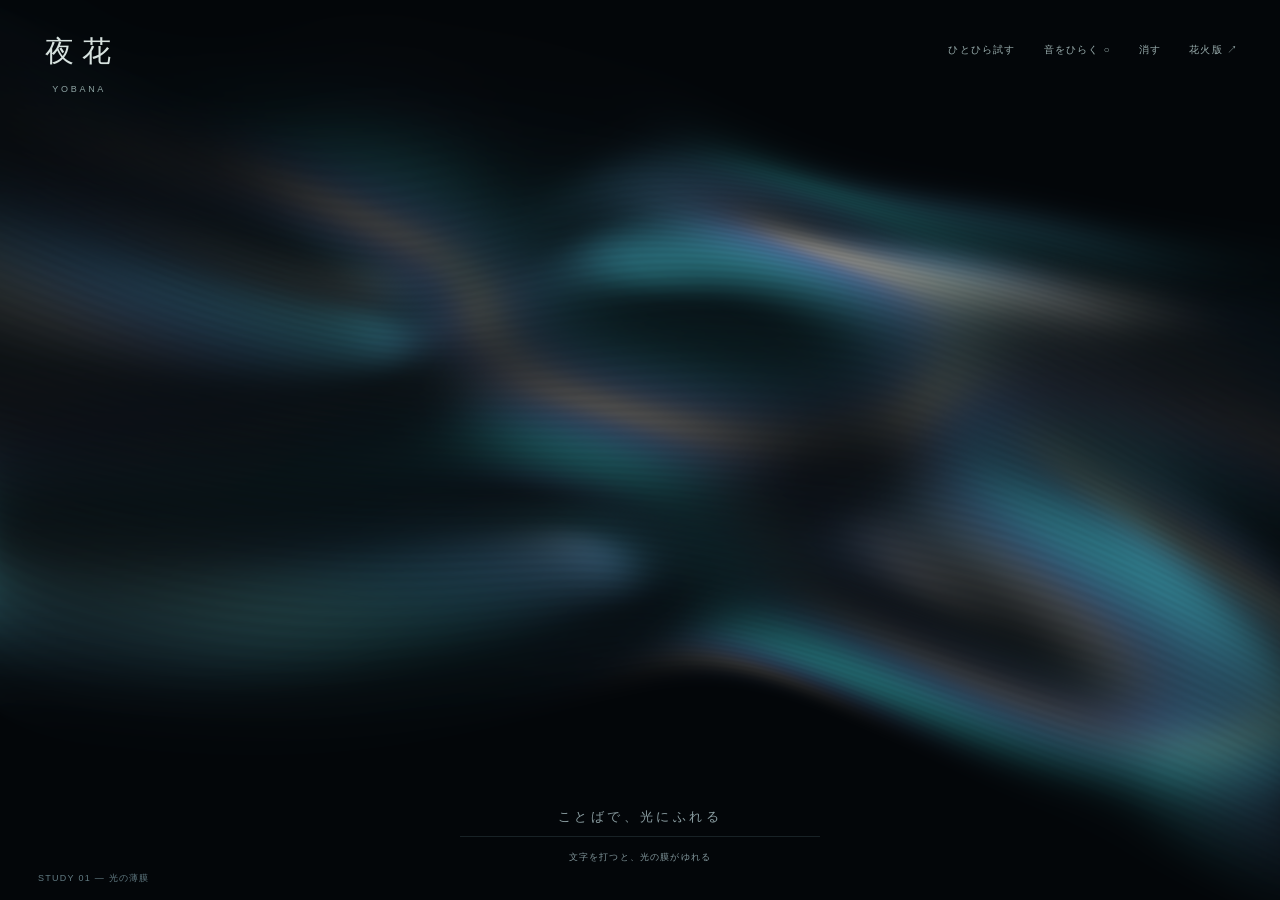
<file: YOBANA/film.html>
<!doctype html>
<html lang="ja">
<head><meta charset="utf-8"><meta name="viewport" content="width=device-width,initial-scale=1"><title>夜花 — 光の薄膜</title>
<style>
*{box-sizing:border-box}html,body{margin:0;width:100%;height:100%;overflow:hidden;background:#030609;color:#d7e2df;font-family:'Hiragino Mincho ProN','Yu Mincho',serif}canvas{position:absolute;inset:0;width:100%;height:100%}#ink{pointer-events:none}header{position:absolute;left:38px;top:32px;text-align:center;pointer-events:none}h1{font-size:29px;font-weight:400;letter-spacing:.25em;text-indent:.25em;margin:0 0 12px}header p{font:9px sans-serif;letter-spacing:.3em;text-indent:.3em;color:#8da3a2}nav{position:absolute;right:32px;top:33px;display:flex;gap:8px}button,a{font:10px sans-serif;letter-spacing:.12em;color:#9bafaf;border:0;background:transparent;padding:10px;cursor:pointer;text-decoration:none}button:hover,a:hover{color:white}button:focus-visible,a:focus-visible{outline:1px solid #7b9499}main{position:absolute;bottom:35px;left:50%;transform:translateX(-50%);width:min(360px,calc(100% - 50px));text-align:center}input{width:100%;border:0;border-bottom:1px solid #6c919335;border-radius:0;background:none;color:#d7e2df;padding:10px;text-align:center;font:17px 'Yu Mincho',serif;letter-spacing:.2em;outline:none}input:focus{border-color:#9dc6c780}input::placeholder{font-size:13px;color:#8a9da1}small{display:block;font:9px sans-serif;letter-spacing:.13em;line-height:1.8;color:#82979c;margin-top:12px}footer{position:absolute;bottom:15px;left:38px;font:9px sans-serif;letter-spacing:.14em;color:#627b83}.sr{position:absolute;width:1px;height:1px;overflow:hidden;clip-path:inset(50%)}@media(max-width:600px){header{left:24px;top:26px}nav{top:22px;right:12px;max-width:70%;gap:0;flex-wrap:wrap;justify-content:flex-end}nav button,nav a{font-size:9px;padding:9px}footer{left:24px}main{bottom:38px}}
</style></head>
<body><canvas id="surface" aria-label="ことばに触れてたわむ、透けた光の膜"></canvas><canvas id="ink"></canvas>
<header><h1>夜花</h1><p>YOBANA</p></header>
<nav aria-label="操作"><button id="demo">ひとひら試す</button><button id="sound" aria-pressed="false">音をひらく ○</button><button id="clear">消す</button><a href="/" target="_blank" rel="noopener">花火版 ↗</a></nav>
<main><label for="words" class="sr">光の膜へことばを浮かべる</label><input id="words" placeholder="ことばで、光にふれる" autocomplete="off" spellcheck="false" maxlength="100"><small>文字を打つと、光の膜がゆれる</small></main><footer>STUDY 01 — 光の薄膜</footer>
<script>
'use strict';
const canvas=document.querySelector('#surface'),ink=document.querySelector('#ink'),ctx=ink.getContext('2d'),field=document.querySelector('#words');
const gl=canvas.getContext('webgl',{alpha:false,antialias:true,powerPreference:'low-power'});
let W=innerWidth,H=innerHeight,dpr=1,time=0,last=0,events=[],words=[],queue=[],next=0,serial=0,pointer=0,targetPointer=0;
const reduced=matchMedia('(prefers-reduced-motion: reduce)').matches;
const vertex=`
precision highp float;
attribute vec2 uv;
uniform float time,aspect,turn,layer;
uniform vec4 ripples[8];
varying vec3 normal,world;
varying vec2 coord;
vec3 membrane(vec2 p){
 float u=p.x,v=p.y,t=time;
 float z=.55*sin(u*1.25+v*1.35+t*.19)+.27*sin(v*3.1-u*.7-t*.24)+.12*sin(u*2.4+v*2.1+t*.13);
 for(int i=0;i<8;i++){
  float age=time-ripples[i].z;
  float d=length((p-ripples[i].xy)*vec2(.8,1.1));
  float fade=exp(-age*.29)*smoothstep(0.,.7,age)*ripples[i].w;
  z+=sin(d*5.8-age*1.8)*exp(-d*.7)*fade*.30;
 }
 float y=v*.8+.30*sin(u*.8+t*.17)+layer*.22;
 vec3 q=vec3(u,y,z+layer*.35);
 float a=-.24+turn*.15;
 q.xy=mat2(cos(a),sin(a),-sin(a),cos(a))*q.xy;
 q.xz=mat2(cos(turn*.25),sin(turn*.25),-sin(turn*.25),cos(turn*.25))*q.xz;
 return q;
}
void main(){
 coord=uv;world=membrane(uv);
 vec3 dx=membrane(uv+vec2(.015,0.))-world,dy=membrane(uv+vec2(0.,.015))-world;
 normal=normalize(cross(dx,dy));
 float depth=4.4-world.z;
 gl_Position=vec4(world.x*1.8/aspect,world.y*1.8,0.,depth);
}`;
const fragment=`
precision highp float;
uniform float time,layer;
varying vec3 normal,world;
varying vec2 coord;
void main(){
 vec3 n=normalize(normal);
 float rim=pow(1.-abs(dot(n,normalize(vec3(-world.xy,4.4-world.z)))),2.2);
 float fold=pow(max(0.,dot(n,normalize(vec3(-.35,.7,.3)))),9.);
 float interference=.5+.5*sin(world.z*3.4+coord.y*1.6+time*.10+layer*1.3);
 vec3 cyan=vec3(.20,.62,.65),violet=vec3(.43,.30,.66),pearl=vec3(.81,.72,.49);
 vec3 color=mix(cyan,violet,interference*.65);
 color=mix(color,pearl,pow(interference,6.)*.6);
 float edge=(1.-smoothstep(2.9,4.8,abs(coord.x)))*(1.-smoothstep(1.35,2.05,abs(coord.y)));
 float silk=.97+.03*sin(coord.y*120.+world.z*3.);
 float brightness=(.032+rim*.58+fold*.42)*edge*silk;
 gl_FragColor=vec4(color*brightness*1.8*(layer==0.?1.:.38),1.);
}`;
let program;
function shader(type,source){const s=gl.createShader(type);gl.shaderSource(s,source);gl.compileShader(s);if(!gl.getShaderParameter(s,gl.COMPILE_STATUS))throw new Error(gl.getShaderInfoLog(s));return s}
if(gl){
 program=gl.createProgram();gl.attachShader(program,shader(gl.VERTEX_SHADER,vertex));gl.attachShader(program,shader(gl.FRAGMENT_SHADER,fragment));gl.linkProgram(program);if(!gl.getProgramParameter(program,gl.LINK_STATUS))throw new Error(gl.getProgramInfoLog(program));gl.useProgram(program);
 const vertices=[],nx=150,ny=80;
 for(let y=0;y<ny;y++)for(let x=0;x<nx;x++){const u=x/nx*9.6-4.8,v=y/ny*4.1-2.05,du=9.6/nx,dv=4.1/ny;vertices.push(u,v,u+du,v,u,v+dv,u+du,v,u+du,v+dv,u,v+dv)}
 const buffer=gl.createBuffer();gl.bindBuffer(gl.ARRAY_BUFFER,buffer);gl.bufferData(gl.ARRAY_BUFFER,new Float32Array(vertices),gl.STATIC_DRAW);const location=gl.getAttribLocation(program,'uv');gl.enableVertexAttribArray(location);gl.vertexAttribPointer(location,2,gl.FLOAT,false,0,0);
 program.count=vertices.length/2;program.uniforms=Object.fromEntries(['time','aspect','turn','layer','ripples[0]'].map(key=>[key,gl.getUniformLocation(program,key)]));
 gl.enable(gl.BLEND);gl.blendFunc(gl.ONE,gl.ONE);gl.clearColor(3/255,6/255,9/255,1);
}else{document.querySelector('small').textContent='このプレビューにはWebGL対応ブラウザが必要です'}
function resize(){W=innerWidth;H=innerHeight;dpr=Math.min(devicePixelRatio||1,1.6);for(const c of [canvas,ink]){c.width=Math.round(W*dpr);c.height=Math.round(H*dpr)}ctx.setTransform(dpr,0,0,dpr,0,0);if(gl)gl.viewport(0,0,canvas.width,canvas.height)}resize();addEventListener('resize',resize);
addEventListener('pointermove',e=>targetPointer=(e.clientX/W-.5)*2);
function surface(u,v){let z=.55*Math.sin(u*1.25+v*1.35+time*.19)+.27*Math.sin(v*3.1-u*.7-time*.24)+.12*Math.sin(u*2.4+v*2.1+time*.13);
 for(const e of events){const age=time-e.at,d=Math.hypot((u-e.u)*.8,(v-e.v)*1.1),fade=Math.exp(-age*.29)*smooth(age/.7);z+=Math.sin(d*5.8-age*1.8)*Math.exp(-d*.7)*fade*.30}
 let x=u,y=v*.8+.30*Math.sin(u*.8+time*.17),a=-.24+pointer*.15,c=Math.cos(a),s=Math.sin(a),rx=c*x-s*y,ry=s*x+c*y,b=pointer*.25;
 x=rx*Math.cos(b)-z*Math.sin(b);z=rx*Math.sin(b)+z*Math.cos(b);const depth=4.4-z;return{x:W/2+x*H*.9/depth,y:H/2-ry*H*.9/depth,k:H*.9/depth}}
function smooth(t){t=Math.max(0,Math.min(1,t));return t*t*(3-2*t)}
const glyph=document.createElement('canvas');glyph.width=glyph.height=100;const gc=glyph.getContext('2d',{willReadFrequently:true}),segmenter=new Intl.Segmenter('ja',{granularity:'grapheme'});
function chars(s){return Array.from(segmenter.segment(s),p=>p.segment)}
function imprint(c){
 const u=serial===0?0:Math.sin(serial*2.4)*2.1,v=serial===0?0:Math.cos(serial*1.9)*.6;serial++;
 gc.clearRect(0,0,100,100);gc.font='64px "Yu Mincho",serif';gc.textAlign='center';gc.textBaseline='middle';gc.fillStyle='white';gc.fillText(c,50,53);const data=gc.getImageData(0,0,100,100).data,dots=[];
 for(let y=8;y<94;y+=2)for(let x=8;x<94;x+=2)if(data[(y*100+x)*4+3]>80)dots.push({u:(x-50)*.008,v:-(y-50)*.008,seed:Math.random()*6.28});
 events.push({u,v,at:time});events=events.slice(-8);words.push({c,u,v,at:time,dots});words=words.slice(-12);tone(c.charCodeAt(0),W*.5+u*W*.10);
}
function frame(t){requestAnimationFrame(frame);if(document.hidden){last=t;return}const dt=Math.min(.05,(t-last)/1000||.016);last=t;time+=dt*(reduced?.2:1);pointer+=(targetPointer-pointer)*(1-Math.exp(-dt*1.5));
 if(queue.length&&time>next){imprint(queue.shift());next=time+.8}events=events.filter(e=>time-e.at<18);
 if(gl){gl.clear(gl.COLOR_BUFFER_BIT);const uniforms=program.uniforms;gl.uniform1f(uniforms.time,time);gl.uniform1f(uniforms.aspect,W/H);gl.uniform1f(uniforms.turn,pointer);const ripples=new Float32Array(32);events.forEach((e,i)=>ripples.set([e.u,e.v,e.at,1],i*4));gl.uniform4fv(uniforms['ripples[0]'],ripples);for(let layer=1;layer>=0;layer--){gl.uniform1f(uniforms.layer,layer);gl.drawArrays(gl.TRIANGLES,0,program.count)}}
 ctx.clearRect(0,0,W,H);ctx.globalCompositeOperation='lighter';words=words.filter(w=>time-w.at<12);
 for(const word of words){const age=time-word.at,alpha=smooth(age/.8)*(1-smooth((age-5)/7));for(const dot of word.dots){const dissolve=Math.max(0,age-6),p=surface(word.u+dot.u+Math.sin(dot.seed)*dissolve*.012,word.v+dot.v+Math.cos(dot.seed)*dissolve*.009),size=Math.max(.5,p.k*.005),a=alpha*(.40+.10*Math.sin(dot.seed+time));ctx.fillStyle=`rgba(181,225,224,${a*.08})`;ctx.beginPath();ctx.arc(p.x,p.y,size*4,0,Math.PI*2);ctx.fill();ctx.fillStyle=`rgba(217,237,229,${a})`;ctx.fillRect(p.x,p.y,size,size)}}
}requestAnimationFrame(frame);
let composing=false,previous='',timer;
function consume(){const before=chars(previous),after=chars(field.value);let i=0;while(i<before.length&&i<after.length&&before[i]===after[i])i++;let end=after.length,old=before.length;while(end>i&&old>i&&after[end-1]===before[old-1]){end--;old--}queue.push(...after.slice(i,end).filter(c=>!/\s/.test(c)));queue=queue.slice(-60);previous=field.value}
field.addEventListener('compositionstart',()=>{composing=true;clearTimeout(timer)});field.addEventListener('compositionend',()=>{composing=false;timer=setTimeout(()=>{timer=undefined;consume()},0)});field.addEventListener('input',e=>{if(!composing&&!e.isComposing&&timer===undefined)consume()});field.addEventListener('keydown',e=>{if(e.key==='Enter'&&!e.isComposing&&!composing){field.value='';previous=''}});
document.querySelector('#demo').onclick=()=>queue.push(...chars('余白'));
document.querySelector('#clear').onclick=()=>{clearTimeout(timer);timer=undefined;queue=[];words=[];events=[];serial=0;field.value='';previous='';stopSounds()};

let soundOn=false,audio,master,reverb;
const activeSounds=new Map(),recordings={},ambientClouds=new Set();let soundLoading;
function initAudio(){
 if(audio)return;audio=new (window.AudioContext||window.webkitAudioContext)();master=audio.createGain();master.gain.value=.24;
 const limiter=audio.createDynamicsCompressor();limiter.threshold.value=-18;limiter.knee.value=24;limiter.ratio.value=2;limiter.attack.value=.08;limiter.release.value=1.2;master.connect(limiter);limiter.connect(audio.destination);
 // Diffuse the texture into a dark space, without a distinct repeated echo.
 reverb=audio.createConvolver();const length=Math.floor(audio.sampleRate*5.5),impulse=audio.createBuffer(2,length,audio.sampleRate);
 for(let c=0;c<2;c++){const data=impulse.getChannelData(c);let low=0;for(let i=0;i<length;i++){low+=.07*((Math.random()*2-1)-low);data[i]=low*Math.pow(1-i/length,2.8)*Math.min(1,i/(audio.sampleRate*.12))*.28}}
 reverb.buffer=impulse;const wet=audio.createGain();wet.gain.value=.55;reverb.connect(wet);wet.connect(master);
}
async function loadRecordings(){
 if(recordings['bloom-1'])return;
 if(!soundLoading)soundLoading=Promise.all(['bloom-1','bloom-2','bloom-3'].map(async name=>{
 const response=await fetch(`assets/audio/${name}.wav`);if(!response.ok)throw new Error('Audio could not be loaded');
 const buffer=await audio.decodeAudioData(await response.arrayBuffer());return [name,buffer];
 })).then(entries=>{for(const [name,buffer] of entries)recordings[name]=buffer}).catch(error=>{soundLoading=undefined;throw error});
 await soundLoading;
}
function stopSounds(){
 if(!audio)return;const now=audio.currentTime;
 for(const cloud of ambientClouds){cloud.gain.gain.cancelScheduledValues(now);cloud.gain.gain.setTargetAtTime(0,now,.12)}
 for(const [source,gain] of activeSounds){if(gain.gain.cancelAndHoldAtTime)gain.gain.cancelAndHoldAtTime(now);else gain.gain.cancelScheduledValues(now);gain.gain.setTargetAtTime(0,now,.08);try{source.stop(now+.45)}catch{}}
}
function tone(h,x,soft=false){
 if(!soundOn||!audio||!recordings['bloom-1'])return;
 const now=audio.currentTime,cloudGain=audio.createGain(),filter=audio.createBiquadFilter(),pan=audio.createStereoPanner(),cloud={gain:cloudGain};
 // Recordings become slowly overlapping, softened grains; never play the initial blast.
 filter.type='lowpass';filter.Q.value=.25;filter.frequency.setValueAtTime(1100,now);filter.frequency.linearRampToValueAtTime(1800,now+2.5);filter.frequency.exponentialRampToValueAtTime(480,now+9);
 pan.pan.setValueAtTime(Math.max(-.55,Math.min(.55,(x/W-.5)*1.1)),now);pan.pan.linearRampToValueAtTime((Math.random()-.5)*.6,now+8);
 cloudGain.gain.value=soft?.35:.62;cloudGain.connect(filter);filter.connect(pan);pan.connect(master);pan.connect(reverb);ambientClouds.add(cloud);
 if(ambientClouds.size>4){const oldest=ambientClouds.values().next().value;oldest.gain.gain.setTargetAtTime(0,now,.8);ambientClouds.delete(oldest)}
 const count=16;let remaining=count;
 for(let i=0;i<count;i++){
 const source=audio.createBufferSource(),envelope=audio.createGain();source.buffer=recordings[`bloom-${1+(h+i)%3}`];
 const rate=.22+Math.random()*.12,duration=2.4+Math.random()*1.6,start=now+i*.38+Math.random()*.12,offset=1.3+Math.random()*2.8;
 source.playbackRate.value=rate;
 const samples=source.buffer.getChannelData(0),begin=Math.floor(offset*source.buffer.sampleRate),end=Math.min(samples.length,begin+Math.ceil(duration*rate*source.buffer.sampleRate));let energy=0,peak=0,n=0;
 for(let j=begin;j<end;j+=8){energy+=samples[j]*samples[j];peak=Math.max(peak,Math.abs(samples[j]));n++}
 const textureGain=Math.min(5,.04/Math.max(.005,Math.sqrt(energy/Math.max(1,n))),.3/Math.max(.02,peak));
 const curve=new Float32Array(64),swell=Math.sin(Math.PI*(i+1)/(count+1));
 for(let j=0;j<curve.length;j++)curve[j]=Math.pow(Math.sin(Math.PI*j/(curve.length-1)),2)*(.36+swell*.38)*textureGain;
 envelope.gain.setValueAtTime(0,now);envelope.gain.setValueCurveAtTime(curve,start,duration);source.connect(envelope);envelope.connect(cloudGain);activeSounds.set(source,envelope);
 source.onended=()=>{activeSounds.delete(source);source.disconnect();envelope.disconnect();if(--remaining===0){ambientClouds.delete(cloud);cloudGain.disconnect();filter.disconnect();pan.disconnect()}};
 source.start(start,offset);source.stop(start+duration);
 }
}
function ascentSound(r){} // Ascent is silent; the sound opens with the light.

document.querySelector('#sound').onclick=async()=>{
 const button=document.querySelector('#sound');button.disabled=true;
 try{initAudio();await audio.resume();if(!soundOn){button.textContent='音を準備しています';await loadRecordings()}soundOn=!soundOn;master.gain.setTargetAtTime(soundOn?.24:0,audio.currentTime,.1);if(!soundOn)stopSounds();button.textContent=soundOn?'音をとじる ◉':'音をひらく ○';button.setAttribute('aria-pressed',String(soundOn))}
 catch{button.textContent='音を再読み込み';soundOn=false;button.setAttribute('aria-pressed','false')}finally{button.disabled=false}
};

</script></body></html>
</file>
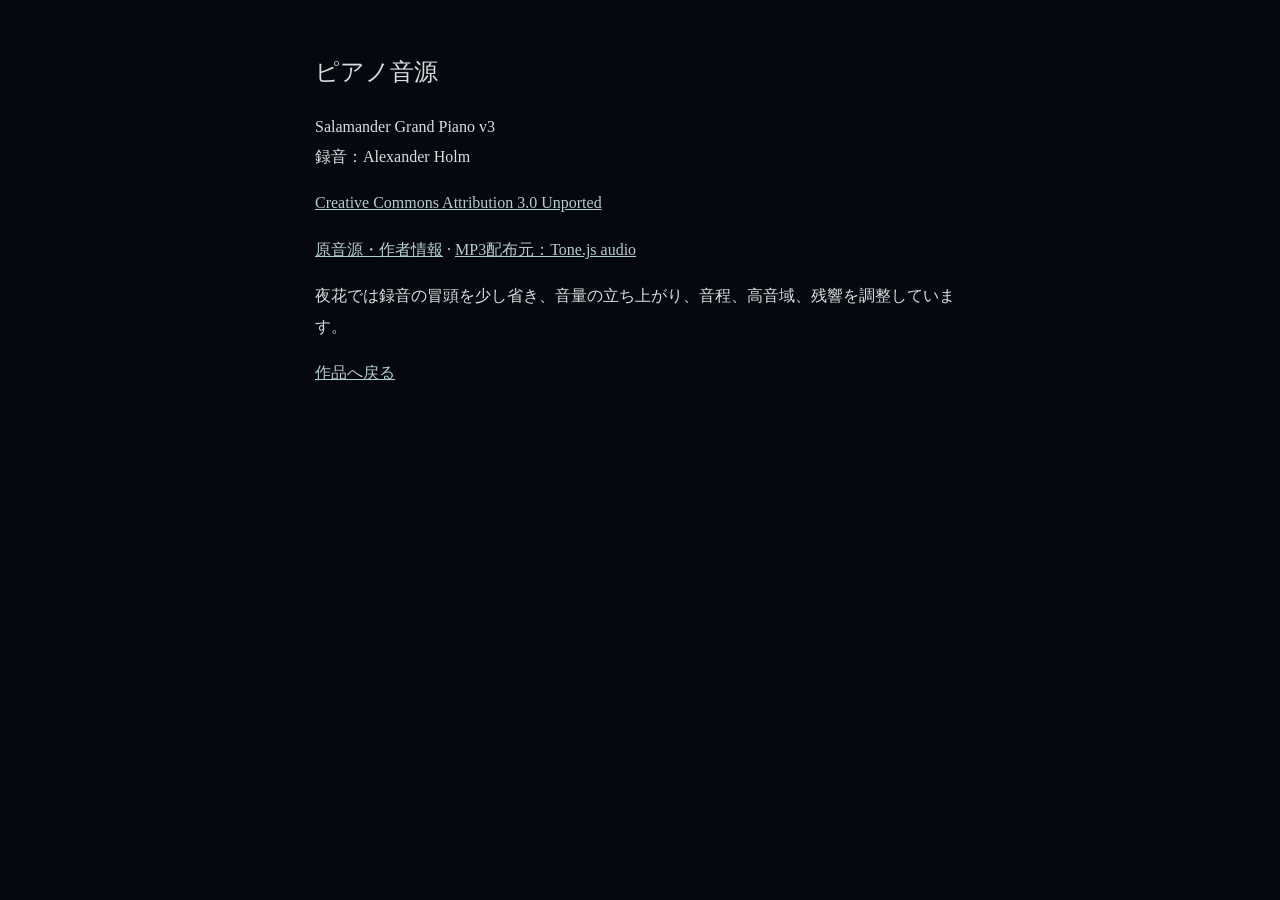
<file: YOBANA/piano-credits.html>
<!doctype html><html lang="ja"><meta charset="utf-8"><meta name="viewport" content="width=device-width,initial-scale=1"><title>夜花 — ピアノ音源</title><body style="margin:50px auto;padding:0 25px;max-width:650px;background:#05080e;color:#d8dfdf;font:16px/1.9 serif"><h1 style="font-size:24px;font-weight:400">ピアノ音源</h1><p>Salamander Grand Piano v3<br>録音：Alexander Holm</p><p><a style="color:#b2cfcb" href="https://creativecommons.org/licenses/by/3.0/">Creative Commons Attribution 3.0 Unported</a></p><p><a style="color:#b2cfcb" href="https://github.com/sfzinstruments/SalamanderGrandPiano">原音源・作者情報</a> · <a style="color:#b2cfcb" href="https://github.com/Tonejs/audio/tree/master/salamander">MP3配布元：Tone.js audio</a></p><p>夜花では録音の冒頭を少し省き、音量の立ち上がり、音程、高音域、残響を調整しています。</p><p><a style="color:#b2cfcb" href="film-fireworks.html">作品へ戻る</a></p></body></html>
</file>
<file: SHIZUKU/style.css>
*{box-sizing:border-box}html,body{margin:0;width:100%;height:100%;overflow:hidden;background:#080909;color:#eeece6;font-family:'Hiragino Mincho ProN','Yu Mincho',serif}#leaf{position:fixed;inset:0;background:linear-gradient(90deg,rgba(0,0,0,.94),rgba(0,0,0,.5) 38%,rgba(0,0,0,.17)),url('assets/leaf.png') center/cover;opacity:.75;transition:opacity 2.5s}body.abstract #leaf{opacity:.035}body.playing #leaf{opacity:.09}body.abstract.playing #leaf{opacity:.035}canvas{position:fixed;inset:0;width:100%;height:100%;touch-action:none;outline:none}canvas:focus-visible{box-shadow:inset 0 0 0 1px #aaa}header{position:fixed;top:38px;left:4%;right:4%;display:flex;align-items:start;justify-content:space-between;pointer-events:none}header>*{pointer-events:auto}.wordmark{color:inherit;text-decoration:none;font-size:26px;letter-spacing:.35em}.wordmark span{display:block;font:8px sans-serif;letter-spacing:.45em;margin-top:12px}.edition{text-align:center;font-size:11px;letter-spacing:.2em;line-height:2}.edition small{font:7px sans-serif;letter-spacing:.25em;color:#aaa}button{font:11px 'Hiragino Kaku Gothic ProN',sans-serif;color:inherit;cursor:pointer;border:0;background:transparent;letter-spacing:.12em}button:focus-visible{outline:1px solid #ddd;outline-offset:7px}button:disabled{opacity:.25;cursor:default}#sound{padding:8px 0;color:#bbb}#sound span{padding-left:14px}main{position:fixed;left:10%;top:25%;pointer-events:none;transition:opacity 1s,transform 1s}main button{pointer-events:auto}.eyebrow{font:9px sans-serif;letter-spacing:.35em;color:#999;margin-bottom:32px}h1{font-weight:400;font-size:clamp(32px,4.1vw,62px);line-height:1.55;letter-spacing:.14em;margin:0}h1 em{font-style:normal;color:#bbb}.lead{font-size:12px;line-height:2.2;letter-spacing:.12em;color:#aaa;margin:25px 0 27px}#start{border-bottom:1px solid #777;padding:15px 0;width:220px;text-align:left}#start span{float:right;font-size:18px}.note{font:9px sans-serif;color:#777;letter-spacing:.08em;margin-top:20px}.started main{opacity:0;transform:translateY(-10px);pointer-events:none}.started main button{pointer-events:none}footer{position:fixed;bottom:35px;left:4%;right:4%;display:flex;align-items:center;justify-content:space-between;gap:20px;font:10px sans-serif;letter-spacing:.1em;pointer-events:none}footer button{pointer-events:auto}.phase{display:flex;align-items:center;gap:12px;color:#aaa}#dot{height:4px;width:4px;background:#999;border-radius:50%}.controls{display:flex;gap:25px}.counter{font:9px sans-serif;letter-spacing:.2em;color:#888}#live{position:fixed;left:0;right:0;bottom:100px;text-align:center;font-size:12px;letter-spacing:.2em;color:#bbb;pointer-events:none}@media(max-width:650px){header{top:25px;left:7%;right:7%}.edition{display:none}main{left:10%;top:25%}h1{font-size:38px}.eyebrow{font-size:8px}footer{left:7%;right:7%;bottom:25px;flex-wrap:wrap}.phase{width:100%;margin-bottom:9px}.controls{gap:18px}.controls button{font-size:10px}#leaf{background-position:center}#live{bottom:120px;font-size:10px}}
@media(prefers-reduced-motion:reduce){#leaf,main{transition:none}}

body.started #leaf{background-image:url("assets/leaf.png")}
/* Keep the photograph and its measured hit targets in the same coordinate space. */
#leaf{background-size:cover;background-position:center}

@media(max-width:650px){footer .controls{gap:12px;flex-wrap:wrap}footer .counter{display:none}}
footer .controls button{white-space:nowrap}
@media(max-width:900px){footer{flex-wrap:wrap;gap:16px}footer .phase{width:100%}footer .controls{width:100%;display:flex;flex-wrap:wrap;justify-content:space-between;gap:14px}footer .counter{display:none}}

#audioHelp{position:fixed;right:4%;bottom:125px;z-index:5;color:#aaa;font:10px sans-serif;letter-spacing:.08em;max-width:320px}#audioHelp[open]{padding:18px;background:rgba(8,12,10,.95);border:1px solid #333}#audioHelp summary{cursor:pointer}#audioHelp p{line-height:1.8}#audioHelp audio{display:block;width:280px;max-width:70vw;height:36px}#audioHelp audio[hidden]{display:none}

.wordmark{display:flex;flex-direction:column;align-items:center;letter-spacing:normal;text-align:center}.wordmark .wordmark-ja{font:inherit;font-size:26px;letter-spacing:.35em;margin-top:0;margin-right:-.35em}.wordmark .wordmark-en{letter-spacing:.45em;margin-right:-.45em}

/* The artwork remains quiet until a finished phrase can be replayed. */
[hidden]{display:none!important}
footer{justify-content:center;left:4%;right:4%;gap:0}
footer #replay{padding:12px 20px;color:#b8bbb6;background:rgba(8,12,10,.35);border-radius:2px}
.sr-only{position:absolute;width:1px;height:1px;padding:0;margin:-1px;overflow:hidden;clip:rect(0,0,0,0);white-space:nowrap;border:0}
#audioHelp{bottom:85px}
#audioHelp #testSound{padding:10px 0;text-decoration:underline;text-underline-offset:4px}
</file>
